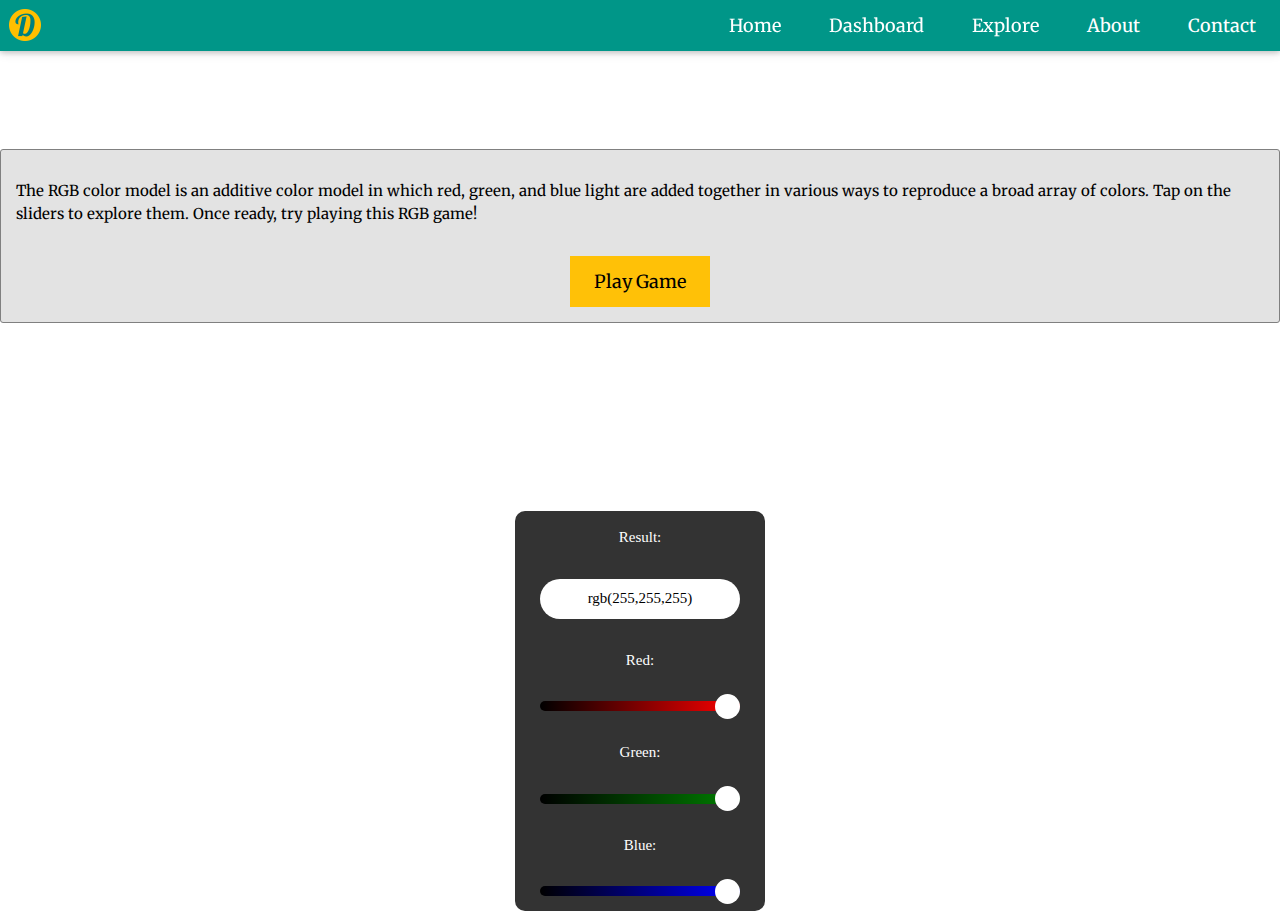
<file: rgb-game/index.html>
<!DOCTYPE html>
<html>

<head>
	<meta charset="utf-8">
	<title>Colours</title>
    <meta name="viewport" content="width=device-width, initial-scale=1">
    <link rel="stylesheet" href="https://www.w3schools.com/w3css/4/w3.css">
    <link rel="preconnect" href="https://fonts.gstatic.com">
    <link href="https://fonts.googleapis.com/css2?family=Merriweather:wght@300&family=Montserrat:wght@100&family=Sacramento&display=swap" rel="stylesheet">
    <link rel="stylesheet" href="https://cdnjs.cloudflare.com/ajax/libs/font-awesome/4.7.0/css/font-awesome.min.css">
    <link rel="stylesheet" href="../dashboard/css/style.css">
    <link rel="icon" href="../dashboard/img/favicon.ico">
    <link href="https://maxcdn.bootstrapcdn.com/bootstrap/3.3.6/css/bootstrap.min.css" rel="stylesheet" integrity="sha256-7s5uDGW3AHqw6xtJmNNtr+OBRJUlgkNJEo78P4b0yRw= sha512-nNo+yCHEyn0smMxSswnf/OnX6/KwJuZTlNZBjauKhTK0c+zT+q5JOCx0UFhXQ6rJR9jg6Es8gPuD2uZcYDLqSw==" crossorigin="anonymous">
	<link rel="stylesheet" type="text/css" href="style.css">
</head>

<body>
<!-- Navbar -->
<div class="w3-top">
    <div class="w3-bar w3-right-align w3-teal w3-card w3-large">
      <a href="../dashboard/home.html" class="icon"><img src="../dashboard/img/icon.png"/></a>
      
      <a href="../contact/contact.html" class="w3-bar-item w3-button w3-hide-small w3-padding-large w3-hover-amber" style="float:right">Contact</a>
      <a href="../about/about.html" class="w3-bar-item w3-button w3-hide-small w3-padding-large w3-hover-amber" style="float:right">About</a>
      <div class="w3-dropdown-hover" style="float:right">
        <button class=" w3-button w3-hide-small w3-padding-large w3-hover-amber">Explore</button>
        <div class="w3-dropdown-content w3-bar-block">
          <a href="../phonic-find/first.html" class="w3-bar-item w3-button w3-hover-amber">Phonics</a>
          <a href="../vowel-hangman/index.html" class="w3-bar-item w3-button w3-hover-amber">Vowels</a>
          <a href="../anagram-game/index.html" class="w3-bar-item w3-button w3-hover-amber">Word Formation</a>
          <a href="../speech/speech.html" class="w3-bar-item w3-button w3-hover-amber">Speech</a>
          <a href="../color-cube/first.html" class="w3-bar-item w3-button w3-hover-amber">Colours</a>
        </div>
      </div>
      <a href="../dashboard/dashboard.html" class="w3-bar-item w3-button w3-hide-small w3-padding-large w3-hover-amber" style="float:right">Dashboard</a>
      <a href="../dashboard/home.html" class="w3-bar-item w3-button w3-hide-small w3-padding-large w3-hover-amber" style="float:right">Home</a>
    </div>
  </div>
    <div class="intro-container">
        <div class="static col-md-8 col-md-offset-2">
            <div class="modal-body">
                <p>The RGB color model is an additive color model in which red, green, and blue light are added together in various ways to reproduce a broad array of colors.
                    Tap on the sliders to explore them. Once ready, try playing this RGB game!</p>
                <center><a href="game/index.html"><button class="w3-button w3-amber w3-padding-large w3-large w3-margin-top">Play Game</button></a></center>				
            </div>
        </div>
    </div>
	<div class="main">
		Result:<input type="text" id="box"
			style="color:black" value="rgb(255,255,255)">

		<!-- Range slider for red colour -->
		Red:<input type="range" id="red"
			value="255" min="0" max="255">

		<!-- Range slider for green colour -->
		Green:<input type="range" id="green"
			value="255" min="0" max="255">

		<!-- Range slider for blue colour -->
		Blue:<input type="range" id="blue"
			value="255" min="0" max="255">
	</div>
	<script src="script.js"></script>
</body>

</html>
</file>
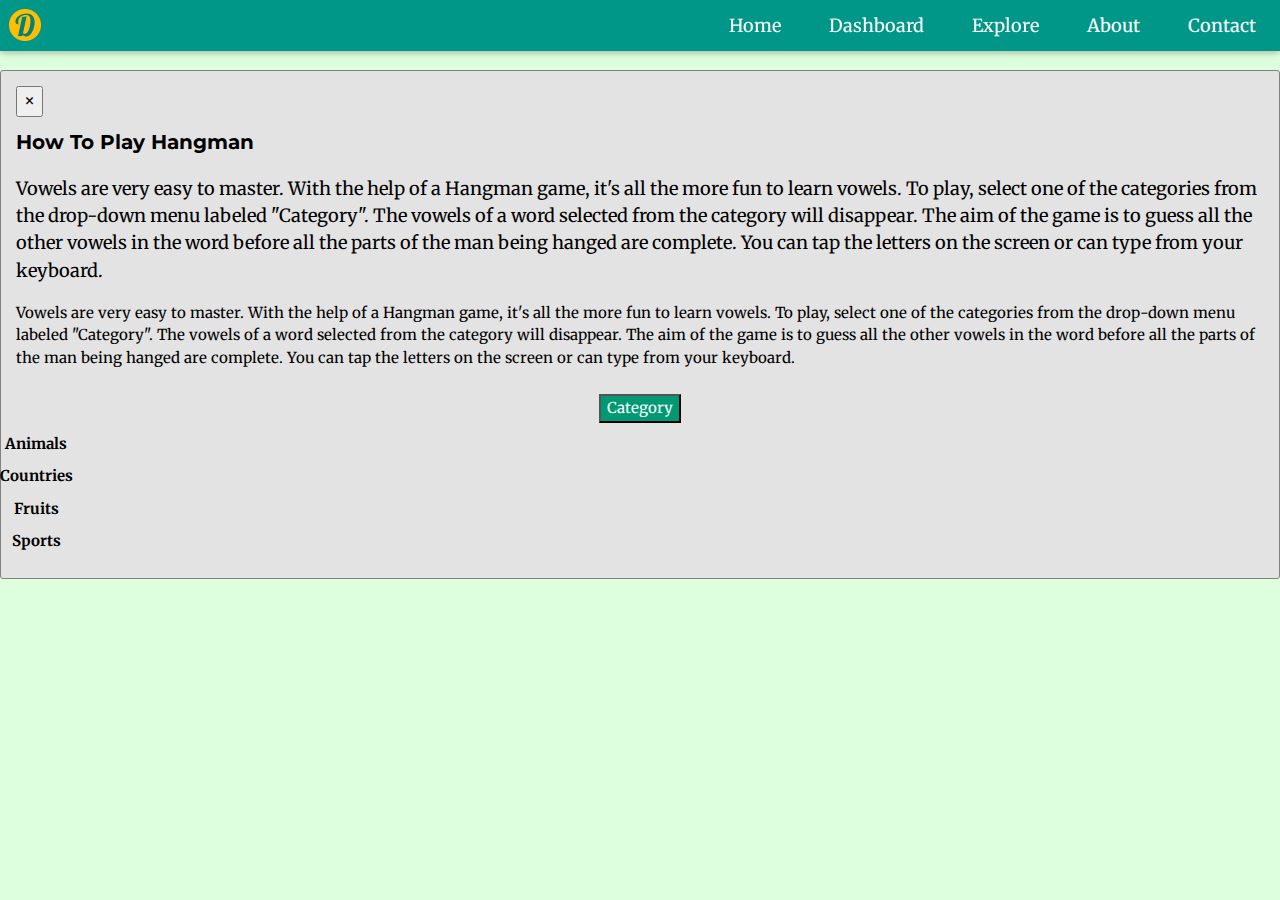
<file: vowel-hangman/index.html>
<!DOCTYPE html>
<html lang="en">

<head>
	<meta charset="UTF-8">
	<meta http-equiv="X-UA-Compatible" content="IE=edge">
	<meta name="viewport" content="width=device-width, initial-scale=1">
	<title>Vowel game</title>
	<link rel="stylesheet" href="https://www.w3schools.com/w3css/4/w3.css">
	<link rel="preconnect" href="https://fonts.gstatic.com">
	<link href="https://fonts.googleapis.com/css2?family=Merriweather:wght@300&family=Montserrat:wght@100&family=Sacramento&display=swap" rel="stylesheet">
	<link rel="stylesheet" href="https://cdnjs.cloudflare.com/ajax/libs/font-awesome/4.7.0/css/font-awesome.min.css">
	<link rel="stylesheet" href="../dashboard/css/style.css">
	<link href="https://maxcdn.bootstrapcdn.com/bootstrap/3.3.6/css/bootstrap.min.css" rel="stylesheet" integrity="sha256-7s5uDGW3AHqw6xtJmNNtr+OBRJUlgkNJEo78P4b0yRw= sha512-nNo+yCHEyn0smMxSswnf/OnX6/KwJuZTlNZBjauKhTK0c+zT+q5JOCx0UFhXQ6rJR9jg6Es8gPuD2uZcYDLqSw==" crossorigin="anonymous">
	<link href="css/style.css" rel="stylesheet">
	<link rel="icon" href="../dashboard/img/favicon.ico">
</head>

<body class="w3-pale-green">

<!-- Navbar -->
<div class="w3-top">
	<div class="w3-bar w3-right-align w3-teal w3-card w3-large">
	  <a href="../dashboard/home.html" class="icon"><img src="../dashboard/img/icon.png"/></a>
	  
  <a href="../contact/contact.html" class="w3-bar-item w3-button w3-hide-small w3-padding-large w3-hover-amber" style="float:right">Contact</a>
  <a href="../about/about.html" class="w3-bar-item w3-button w3-hide-small w3-padding-large w3-hover-amber" style="float:right">About</a>
  <div class="w3-dropdown-hover" style="float:right">
	<button class=" w3-button w3-hide-small w3-padding-large w3-hover-amber">Explore</button>
	<div class="w3-dropdown-content w3-bar-block">
        <a href="../phonic-find/first.html" class="w3-bar-item w3-button w3-hover-amber">Phonics</a>
        <a href="../vowel-hangman/index.html" class="w3-bar-item w3-button w3-hover-amber">Vowels</a>
        <a href="../anagram-game/index.html" class="w3-bar-item w3-button w3-hover-amber">Word Formation</a>
        <a href="../speech/speech.html" class="w3-bar-item w3-button w3-hover-amber">Speech</a>
        <a href="../color-cube/first.html" class="w3-bar-item w3-button w3-hover-amber">Colours</a>
	</div>
  </div>
  <a href="../dashboard/dashboard.html" class="w3-bar-item w3-button w3-hide-small w3-padding-large w3-hover-amber" style="float:right">Dashboard</a>
  <a href="../dashboard/home.html" class="w3-bar-item w3-button w3-hide-small w3-padding-large w3-hover-amber" style="float:right">Home</a>  
</div>
</div>

	<div class="container">
		<div class="static col-md-8 col-md-offset-2">
			<div class="modal fade" id="howToPlay" tabindex="-1" role="dialog" aria-labelledby="howToPlayLabel" aria-hidden="true">
				<div class="modal-dialog">
					<div class="modal-content">
						<div class="modal-header">
							<button type="button" class="close" data-dismiss="modal" aria-label="Close Hangman Information Dialogue"><span aria-hidden="true">&times;</span>
							</button>
							<h4 class="modal-title" id="howToPlayLabel">How To Play Hangman</h4>
						</div>
						<div class="modal-body">
							<p id="howToPlay">Vowels are very easy to master. With the help of a Hangman game, it's all the more fun to learn vowels. 
								To play, select one of the categories from the drop-down menu labeled "Category". 
								The vowels of a word selected from the category will disappear. The aim of the game is to guess all 
								the other vowels in the word before all the parts of the man being hanged are complete.
								You can tap the letters on the screen or can type from your keyboard.</p>						
							</div>
					</div>
				</div>
			</div>
			<p id="initialInfo">Vowels are very easy to master. With the help of a Hangman game, it's all the more fun to learn vowels. 
				To play, select one of the categories from the drop-down menu labeled "Category". 
				The vowels of a word selected from the category will disappear. The aim of the game is to guess all 
				the other vowels in the word before all the parts of the man being hanged are complete.
				You can tap the letters on the screen or can type from your keyboard.</p>
			<div class="clear"></div>
			<div class="dropdown" id="menu">
				<button href="#" data-toggle="dropdown" type="button" id="categoryDropdown" class="btn btn-default dropdown-toggle">Category <b class="caret"></b>
				</button>
				<ul class="dropdown-menu" role="menu" aria-labelledby="categoryDropdown">
					<li id="0" class="category" role="presentation">Animals</li>
					<li id="1" class="category" role="presentation">Countries</li>
					<li id="2" class="category" role="presentation">Fruits</li>
					<li id="3" class="category" role="presentation">Sports</li>
				</ul>
			</div>
		</div>
		<div class="clear"></div>
		<div id="game" class="col-md-10 col-md-offset-1">
			<h2 id="category"></h2>
			<div id="importantStatus">
				<p id="difficulty"></p>
				<p id="triesLeft"></p>
			</div>
			<h3 id="word"></h3>
			<div id="keyboard"></div>
			<canvas id="hangman" height="180">
			</canvas>
			<div id="status">
				<div class="alert alert-info center fade in">
					<a href="#" class="close" data-dismiss="alert" aria-label="close">&times;</a>
					<strong>Hint: </strong>You can use your physical keyboard or the alphabet provided to enter letters.
				</div>
			</div>
		</div>
	</div>
	<script src="https://ajax.googleapis.com/ajax/libs/jquery/2.1.3/jquery.min.js"></script>
	<script src="https://maxcdn.bootstrapcdn.com/bootstrap/3.3.6/js/bootstrap.min.js" integrity="sha256-KXn5puMvxCw+dAYznun+drMdG1IFl3agK0p/pqT9KAo= sha512-2e8qq0ETcfWRI4HJBzQiA3UoyFk6tbNyG+qSaIBZLyW9Xf3sWZHN/lxe9fTh1U45DpPf07yj94KsUHHWe4Yk1A==" crossorigin="anonymous"></script>
	<script src="js/script.js"></script>
	<noscript>
		Please enable JavaScript to run the game.
	</noscript>
</body>

</html>
</file>
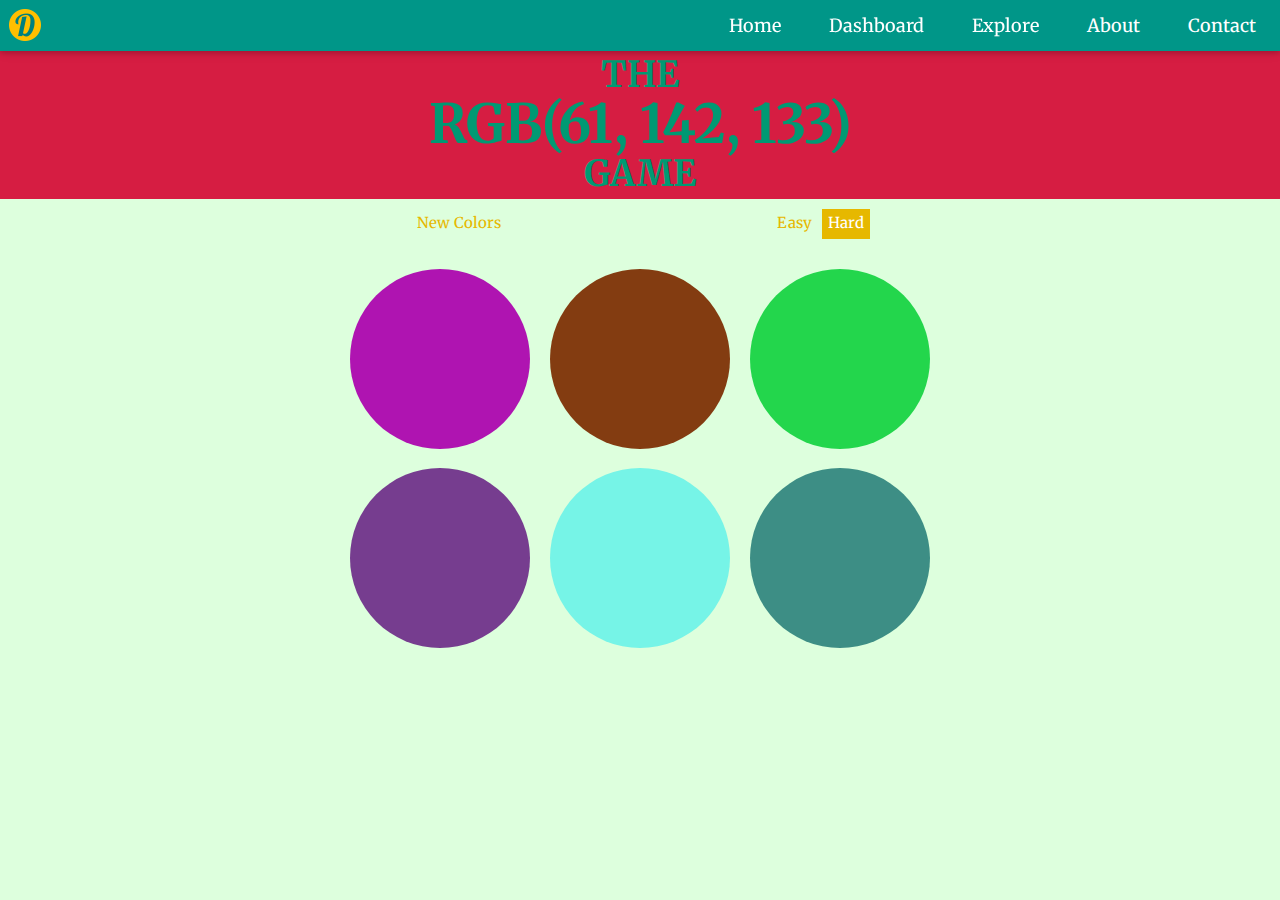
<file: rgb-game/game/index.html>
<!DOCTYPE html>
<html>
  <head>
    <meta charset="utf-8">
    <title>Colour Game</title>
    <link rel="stylesheet" href="colorGame.css">
    <link rel="stylesheet" href="https://www.w3schools.com/w3css/4/w3.css">
    <link rel="preconnect" href="https://fonts.gstatic.com">
    <link href="https://fonts.googleapis.com/css2?family=Merriweather:wght@300&family=Montserrat:wght@100&family=Sacramento&display=swap" rel="stylesheet">
    <link rel="stylesheet" href="https://cdnjs.cloudflare.com/ajax/libs/font-awesome/4.7.0/css/font-awesome.min.css">
    <link rel="stylesheet" href="../../dashboard/css/style.css">
    <link rel="icon" href="../../dashboard/img/favicon.ico">
    <link href="https://maxcdn.bootstrapcdn.com/bootstrap/3.3.6/css/bootstrap.min.css" rel="stylesheet" integrity="sha256-7s5uDGW3AHqw6xtJmNNtr+OBRJUlgkNJEo78P4b0yRw= sha512-nNo+yCHEyn0smMxSswnf/OnX6/KwJuZTlNZBjauKhTK0c+zT+q5JOCx0UFhXQ6rJR9jg6Es8gPuD2uZcYDLqSw==" crossorigin="anonymous">


    <!-- Google Analytics -->
    <script>
      (function(i,s,o,g,r,a,m){i['GoogleAnalyticsObject']=r;i[r]=i[r]||function(){
      (i[r].q=i[r].q||[]).push(arguments)},i[r].l=1*new Date();a=s.createElement(o),
      m=s.getElementsByTagName(o)[0];a.async=1;a.src=g;m.parentNode.insertBefore(a,m)
      })(window,document,'script','https://www.google-analytics.com/analytics.js','ga');
      ga('create', 'UA-103017455-1', 'auto');
      ga('send', 'pageview');
    </script>

  </head>
  <body class="w3-pale-green">
    <!-- Navbar -->
  <div class="w3-top">
    <div class="w3-bar w3-right-align w3-teal w3-card w3-large">
      <a href="../dashboard/home.html" class="icon"><img src="../../dashboard/img/icon.png"/></a>
      
      <a href="../../contact/contact.html" class="w3-bar-item w3-button w3-hide-small w3-padding-large w3-hover-amber" style="float:right">Contact</a>
      <a href="../../about/about.html" class="w3-bar-item w3-button w3-hide-small w3-padding-large w3-hover-amber" style="float:right">About</a>
      <div class="w3-dropdown-hover" style="float:right">
        <button class=" w3-button w3-hide-small w3-padding-large w3-hover-amber">Explore</button>
        <div class="w3-dropdown-content w3-bar-block">
          <a href="../../phonic-find/first.html" class="w3-bar-item w3-button w3-hover-amber">Phonics</a>
          <a href="../../vowel-hangman/index.html" class="w3-bar-item w3-button w3-hover-amber">Vowels</a>
          <a href="../../anagram-game/index.html" class="w3-bar-item w3-button w3-hover-amber">Word Formation</a>
          <a href="../../speech/speech.html" class="w3-bar-item w3-button w3-hover-amber">Speech</a>
          <a href="../../color-cube/first.html" class="w3-bar-item w3-button w3-hover-amber">Colours</a>
        </div>
      </div>
      <a href="../../dashboard/dashboard.html" class="w3-bar-item w3-button w3-hide-small w3-padding-large w3-hover-amber" style="float:right">Dashboard</a>
      <a href="../../dashboard/home.html" class="w3-bar-item w3-button w3-hide-small w3-padding-large w3-hover-amber" style="float:right">Home</a>
    </div>
  </div>
  <div class="container">
  <h1>The <span id="colorDisplay">RGB </span>Game</h1>

    <div id="stripe" class="w3-pale-green">
      <button id="reset">New Colors</button>
      <span id="message"></span>
      <button class="mode">Easy</button>
      <button class="mode selected">Hard</button>
    </div>

    <div id="container">
      <div class="square"></div>
      <div class="square"></div>
      <div class="square"></div>
      <div class="square"></div>
      <div class="square"></div>
      <div class="square"></div>
    </div>
  </div>
    <script type="text/javascript" src="colorGame.js"></script>
  </body>
</html>
</file>
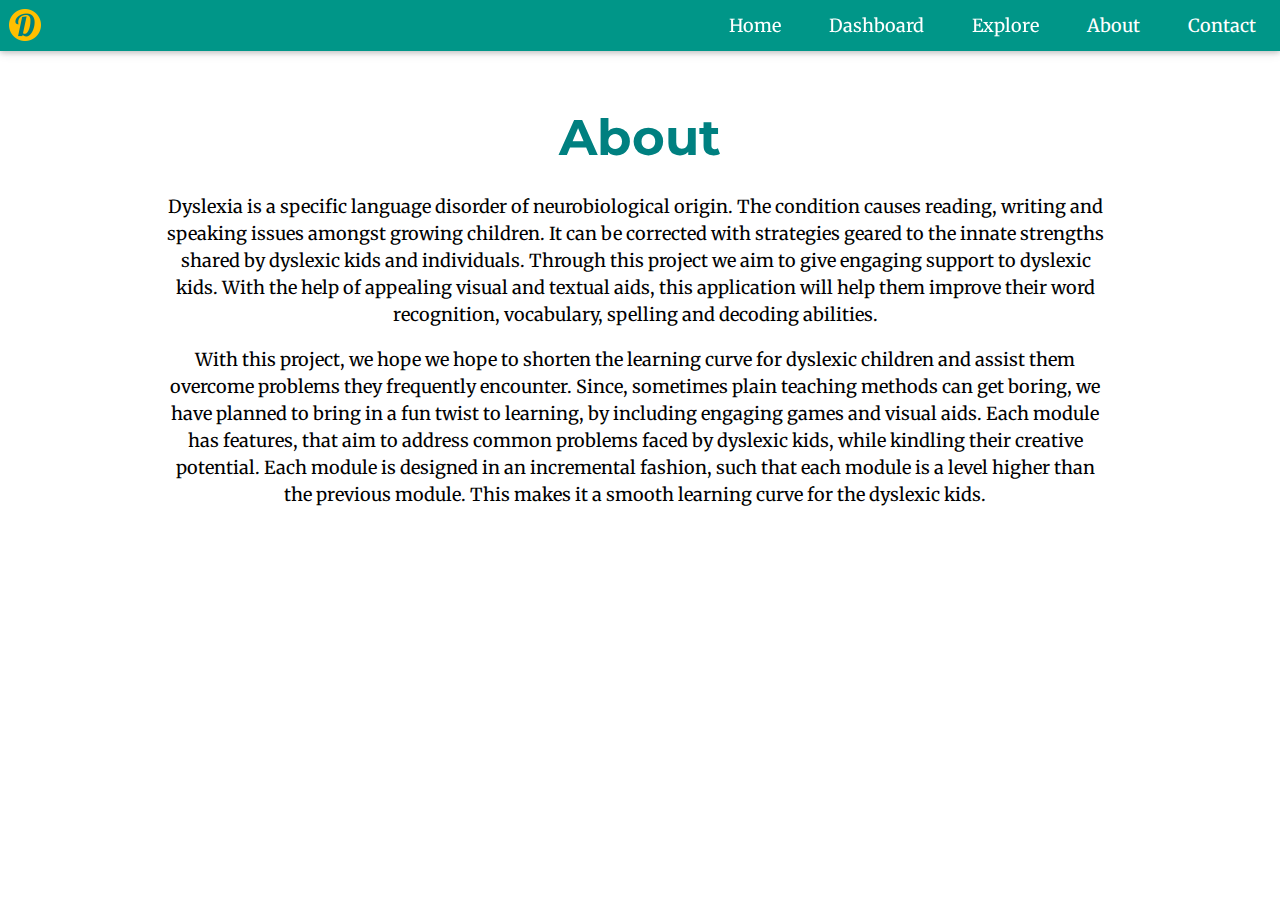
<file: about/about.html>
<!DOCTYPE html>
<html lang="en">
<head>
    <meta charset="UTF-8">
    <meta name="viewport" content="width=device-width, initial-scale=1.0">
    <title>About</title>
    <link rel="stylesheet" href="https://www.w3schools.com/w3css/4/w3.css">
    <link rel="preconnect" href="https://fonts.gstatic.com">
    <link href="https://fonts.googleapis.com/css2?family=Merriweather:wght@300&family=Montserrat:wght@100&family=Sacramento&display=swap" rel="stylesheet">
    <link rel="stylesheet" href="https://cdnjs.cloudflare.com/ajax/libs/font-awesome/4.7.0/css/font-awesome.min.css">
    <link rel="stylesheet" href="../dashboard/css/style.css">
    <link rel="icon" href="../dashboard/img/favicon.ico">
</head>
<body>
    <!-- Navbar -->
<div class="w3-top">
    <div class="w3-bar w3-right-align w3-teal w3-card w3-large">
      <a href="../dashboard/home.html" class="icon"><img src="../dashboard/img/icon.png"/></a>
      
      <a href="../contact/contact.html" class="w3-bar-item w3-button w3-hide-small w3-padding-large w3-hover-amber" style="float:right">Contact</a>
      <a href="../about/about.html" class="w3-bar-item w3-button w3-hide-small w3-padding-large w3-hover-amber" style="float:right">About</a>
      <div class="w3-dropdown-hover" style="float:right">
        <button class=" w3-button w3-hide-small w3-padding-large w3-hover-amber">Explore</button>
        <div class="w3-dropdown-content w3-bar-block">
          <a href="../phonic-find/first.html" class="w3-bar-item w3-button w3-hover-amber">Phonics</a>
          <a href="../vowel-hangman/index.html" class="w3-bar-item w3-button w3-hover-amber">Vowels</a>
          <a href="../anagram-game/index.html" class="w3-bar-item w3-button w3-hover-amber">Word Formation</a>
          <a href="../speech/speech.html" class="w3-bar-item w3-button w3-hover-amber">Speech</a>
          <a href="../color-cube/first.html" class="w3-bar-item w3-button w3-hover-amber">Colours</a>
        </div>
      </div>
      <a href="../dashboard/dashboard.html" class="w3-bar-item w3-button w3-hide-small w3-padding-large w3-hover-amber" style="float:right">Dashboard</a>
      <a href="../dashboard/home.html" class="w3-bar-item w3-button w3-hide-small w3-padding-large w3-hover-amber" style="float:right">Home</a>  
    </div>
  </div>

 <!-- About -->
 <div class = "about">
    <h2 class="h2-about">About</h2>
    <p class="para1">Dyslexia is a specific language disorder of neurobiological origin. The condition causes reading, writing and speaking issues amongst growing children.
It can be corrected with strategies geared to the innate strengths shared by dyslexic kids and individuals.
Through this project we aim to give engaging support to dyslexic kids. 
With the help of appealing visual and textual aids, this application will help them improve their word recognition, vocabulary, spelling and decoding abilities.</p>
  <p class="para2">
    With this project, we hope we hope to shorten the learning curve for dyslexic children and assist them overcome problems they frequently encounter.
Since, sometimes plain teaching methods can get boring, we have planned to bring in a fun twist to learning, by including engaging games and visual aids.
Each module has features, that aim to address common problems faced by dyslexic kids, while kindling their creative potential.
Each module is designed in an incremental fashion, such that each module is a level higher than the previous module. This makes it a smooth learning curve for the dyslexic kids.
  </p>
 </div>
    
</body>
</html>
</file>
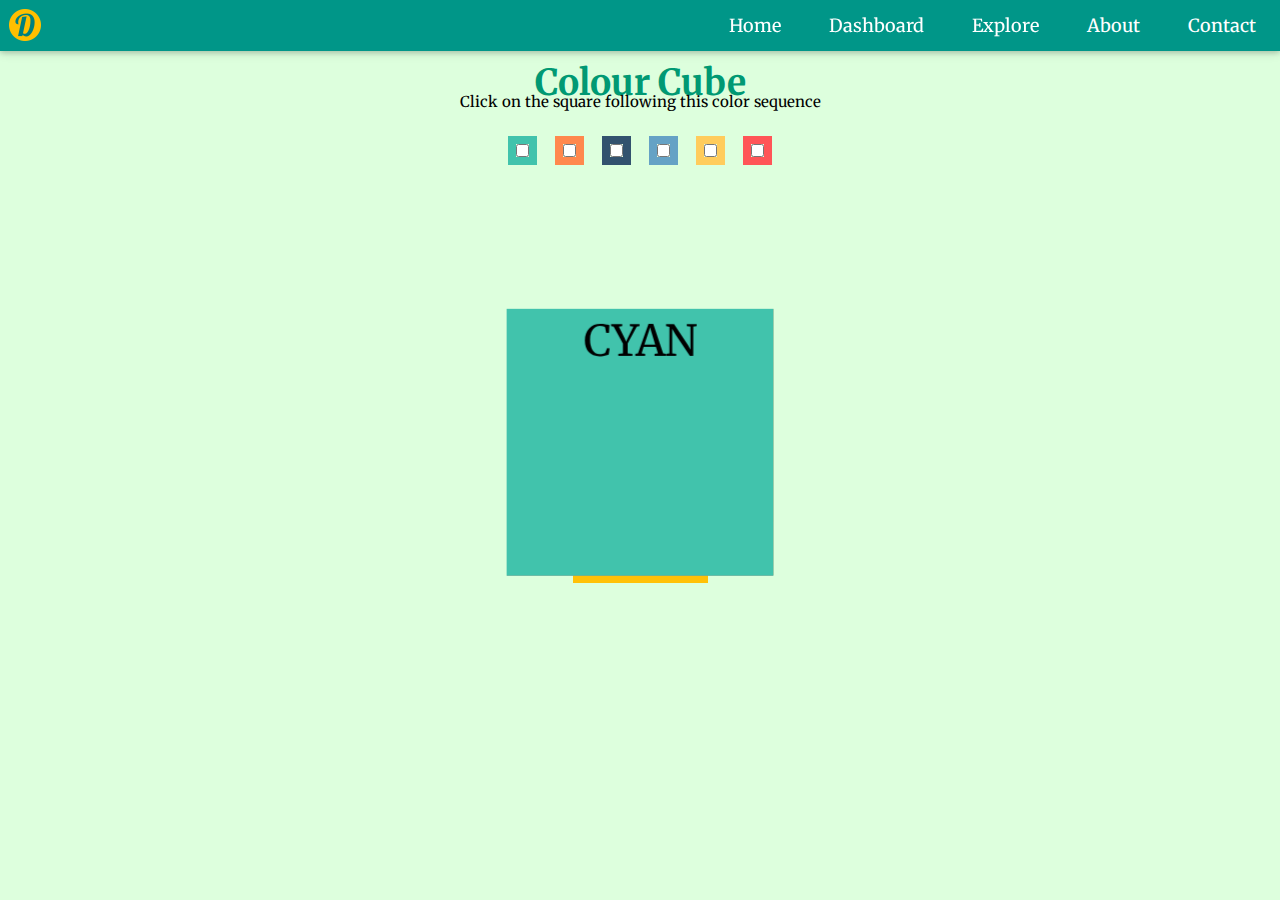
<file: color-cube/cube.html>
<!DOCTYPE html>
<html lang="en">
<title>Colour Cube</title>
<meta charset="UTF-8">
<meta name="viewport" content="width=device-width, initial-scale=1">
<link rel="stylesheet" href="https://www.w3schools.com/w3css/4/w3.css">
<link rel="preconnect" href="https://fonts.gstatic.com">
<link href="https://fonts.googleapis.com/css2?family=Merriweather:wght@300&family=Montserrat:wght@100&family=Sacramento&display=swap" rel="stylesheet">
<link rel="stylesheet" href="https://cdnjs.cloudflare.com/ajax/libs/font-awesome/4.7.0/css/font-awesome.min.css">
<link rel="stylesheet" href="../dashboard/css/style.css">
<link rel="stylesheet" href="css/cube-style.css">
<link rel="icon" href="../dashboard/img/favicon.ico">
<body class="w3-pale-green">

<!-- Navbar -->
<div class="w3-top">
  <div class="w3-bar w3-right-align w3-teal w3-card w3-large">
    <a href="../dashboard/home.html" class="icon"><img src="../dashboard/img/icon.png"/></a>
    
    <a href="../contact/contact.html" class="w3-bar-item w3-button w3-hide-small w3-padding-large w3-hover-amber" style="float:right">Contact</a>
    <a href="../about/about.html" class="w3-bar-item w3-button w3-hide-small w3-padding-large w3-hover-amber" style="float:right">About</a>
    <div class="w3-dropdown-hover" style="float:right">
      <button class=" w3-button w3-hide-small w3-padding-large w3-hover-amber">Explore</button>
      <div class="w3-dropdown-content w3-bar-block">
        <a href="../phonic-find/first.html" class="w3-bar-item w3-button w3-hover-amber">Phonics</a>
        <a href="../vowel-hangman/index.html" class="w3-bar-item w3-button w3-hover-amber">Vowels</a>
        <a href="../anagram-game/index.html" class="w3-bar-item w3-button w3-hover-amber">Word Formation</a>
        <a href="../speech/speech.html" class="w3-bar-item w3-button w3-hover-amber">Speech</a>
        <a href="../color-cube/first.html" class="w3-bar-item w3-button w3-hover-amber">Colours</a>
      </div>
    </div>
    <a href="../dashboard/dashboard.html" class="w3-bar-item w3-button w3-hide-small w3-padding-large w3-hover-amber" style="float:right">Dashboard</a>
    <a href="../dashboard/home.html" class="w3-bar-item w3-button w3-hide-small w3-padding-large w3-hover-amber" style="float:right">Home</a>
  </div>
</div>

<header class="w3-center">
    <h1 class="w3-margin">Colour Cube</h1>
  </header>

<div class="center">
    <p>Click on the square following this color sequence</p>
    <input id="side1" type="checkbox" />
    <input id="side2" type="checkbox" />
    <input id="side3" type="checkbox" />
    <input id="side4" type="checkbox" />
    <input id="side5" type="checkbox" />
    <input id="side6" type="checkbox" />
    <div class="resultado"></div>
</div>
  <div class="container">
    <div class="cube">
      <label for="side1" class="side side1">CYAN</label>
      <label for="side2" class="side side2">ORANGE</label>
      <label for="side3" class="side side3">NAVY BLUE</label>
      <label for="side4" class="side side4">POWDER BLUE</label>
      <label for="side5" class="side side5">YELLOW</label>
      <label for="side6" class="side side6">RED</label>
    </div>
  </div>
  <a href="cube.html"><button class="w3-button w3-amber w3-padding-large w3-large" style="margin-top: 70px;">Try Again</button></a>
</body>
</html>
</file>
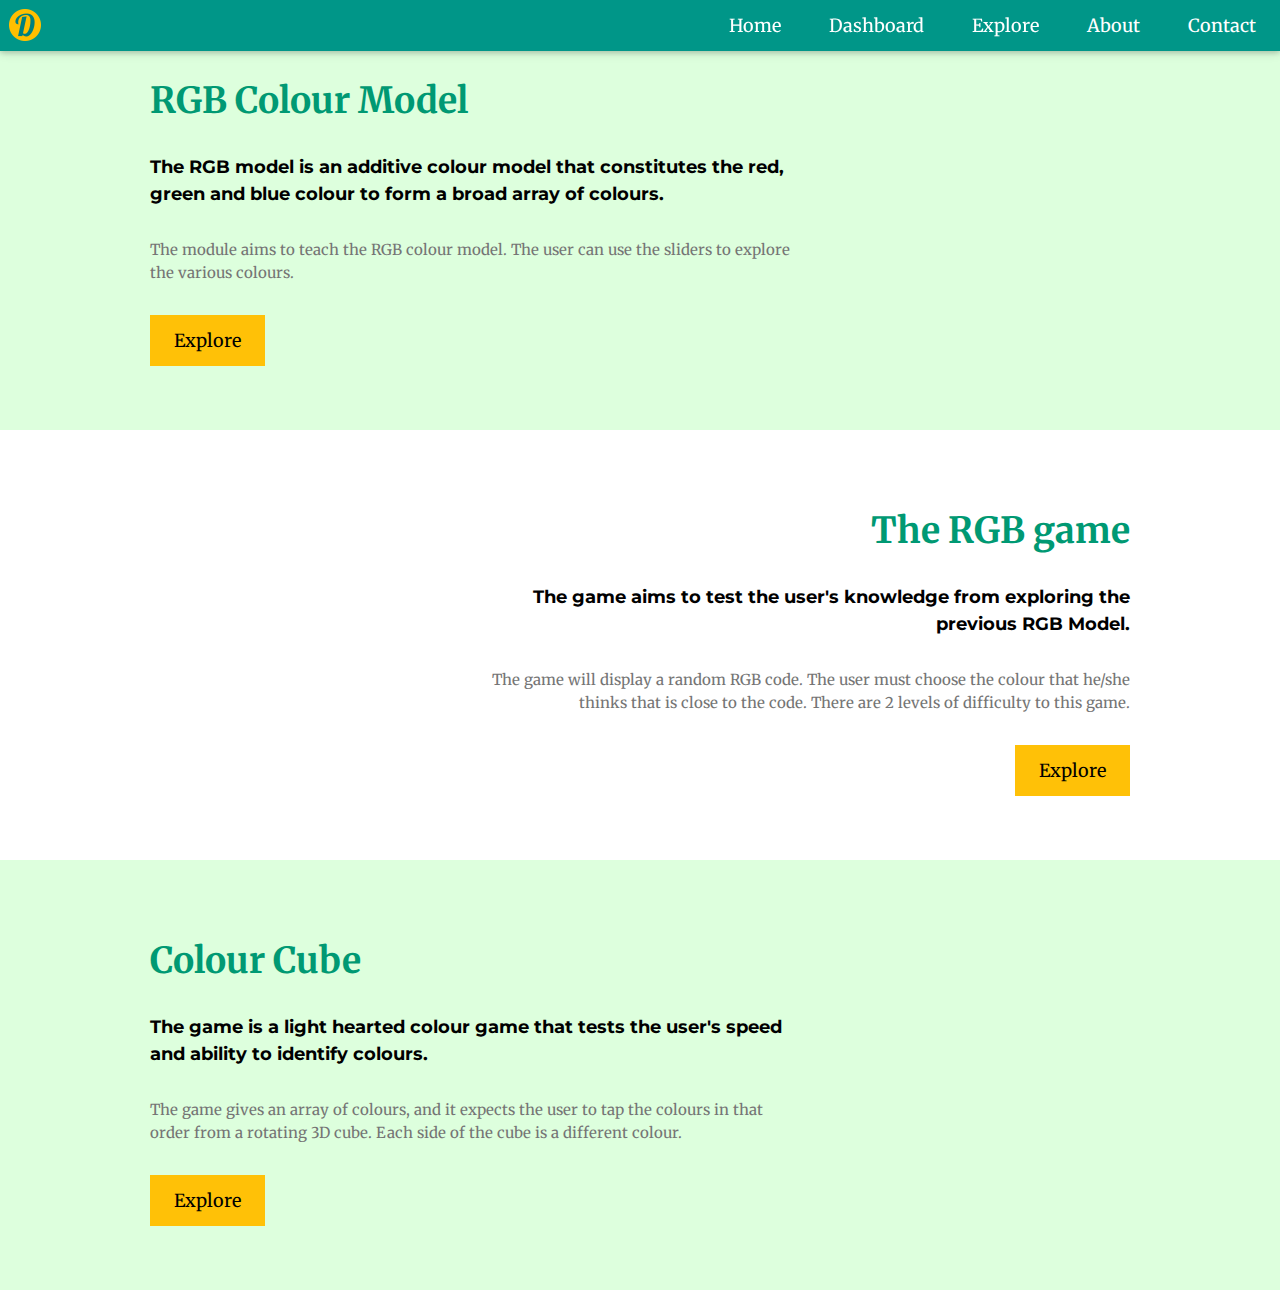
<file: color-cube/first.html>
<!DOCTYPE html>
<html lang="en">
<title>Colour Module</title>
<meta charset="UTF-8">
<meta name="viewport" content="width=device-width, initial-scale=1">
<link rel="stylesheet" href="https://www.w3schools.com/w3css/4/w3.css">
<link rel="preconnect" href="https://fonts.gstatic.com">
<link href="https://fonts.googleapis.com/css2?family=Merriweather:wght@300&family=Montserrat:wght@100&family=Sacramento&display=swap" rel="stylesheet">
<link rel="stylesheet" href="https://cdnjs.cloudflare.com/ajax/libs/font-awesome/4.7.0/css/font-awesome.min.css">
<link rel="stylesheet" href="../dashboard/css/style.css">
<link rel="icon" href="../dashboard/img/favicon.ico">
<body>

<!-- Navbar -->
<div class="w3-top">
  <div class="w3-bar w3-right-align w3-teal w3-card w3-large">
    <a href="../dashboard/home.html" class="icon"><img src="../dashboard/img/icon.png"/></a>
    
    <a href="../contact/contact.html" class="w3-bar-item w3-button w3-hide-small w3-padding-large w3-hover-amber" style="float:right">Contact</a>
    <a href="../about/about.html" class="w3-bar-item w3-button w3-hide-small w3-padding-large w3-hover-amber" style="float:right">About</a>
    <div class="w3-dropdown-hover" style="float:right">
      <button class=" w3-button w3-hide-small w3-padding-large w3-hover-amber">Explore</button>
      <div class="w3-dropdown-content w3-bar-block">
        <a href="../phonic-find/first.html" class="w3-bar-item w3-button w3-hover-amber">Phonics</a>
        <a href="../vowel-hangman/index.html" class="w3-bar-item w3-button w3-hover-amber">Vowels</a>
        <a href="../anagram-game/index.html" class="w3-bar-item w3-button w3-hover-amber">Word Formation</a>
        <a href="../speech/speech.html" class="w3-bar-item w3-button w3-hover-amber">Speech</a>
        <a href="../color-cube/first.html" class="w3-bar-item w3-button w3-hover-amber">Colours</a>
      </div>
    </div>
    <a href="../dashboard/dashboard.html" class="w3-bar-item w3-button w3-hide-small w3-padding-large w3-hover-amber" style="float:right">Dashboard</a>
    <a href="../dashboard/home.html" class="w3-bar-item w3-button w3-hide-small w3-padding-large w3-hover-amber" style="float:right">Home</a>  
  </div>
</div>

<!-- First Grid -->
<div class="w3-row-padding w3-pale-green w3-padding-64 w3-container">
    <div class="w3-content">
      <div class="w3-twothird">
        <h1>RGB Colour Model</h1>
        <h5 class="w3-padding-16">The RGB model is an additive colour model that constitutes the red, green and blue colour to form a broad array of colours.</h5>
        <p class="w3-text-grey">The module aims to teach the RGB colour model. The user can use the sliders to explore the various colours.</p>
        <a href="../rgb-game/index.html"><button class="w3-button w3-amber w3-padding-large w3-large w3-margin-top">Explore</button></a>
    </div>
      
      <div class="w3-third w3-center">
        <!-- <img class="picture1" src=""/> -->
      </div>
    </div>
  </div>
  
  <!-- Second Grid -->
  <div class="w3-row-padding w3-white w3-padding-64 w3-container">
    <div class="w3-content">
      <div class="w3-third w3-center">
        <!--<img class="picture2" src=""/>-->
      </div>
  
      <div class="w3-twothird" style="float:right">
        <h1 style="text-align: right">The RGB game</h1>
        <h5 class="w3-padding-16" style="text-align: right">The game aims to test the user's knowledge from exploring the previous RGB Model.</h5>
        <p class="w3-text-grey" style="text-align: right">The game will display a random RGB code. The user must choose the colour that he/she thinks that is close to the code. There are 2 levels of difficulty to this game.</p>
        <a href="../rgb-game/game/index.html"><button class="w3-button w3-amber w3-padding-large w3-large w3-margin-top" style="float:right">Explore</button></a>
    </div>
  </div>
</div>

  <!-- Third Grid -->
  <div class="w3-row-padding w3-pale-green w3-padding-64 w3-container">
    <div class="w3-content">
      <div class="w3-twothird">
        <h1>Colour Cube</h1>
        <h5 class="w3-padding-16">The game is a light hearted colour game that tests the user's speed and ability to identify colours.</h5>
        <p class="w3-text-grey">The game gives an array of colours, and it expects the user to tap the colours in that order from a rotating 3D cube. Each side of the cube is a different colour.</p>
        <a href="cube.html"><button class="w3-button w3-amber w3-padding-large w3-large w3-margin-top">Explore</button></a>
    </div>
</body>
</html>
</file>
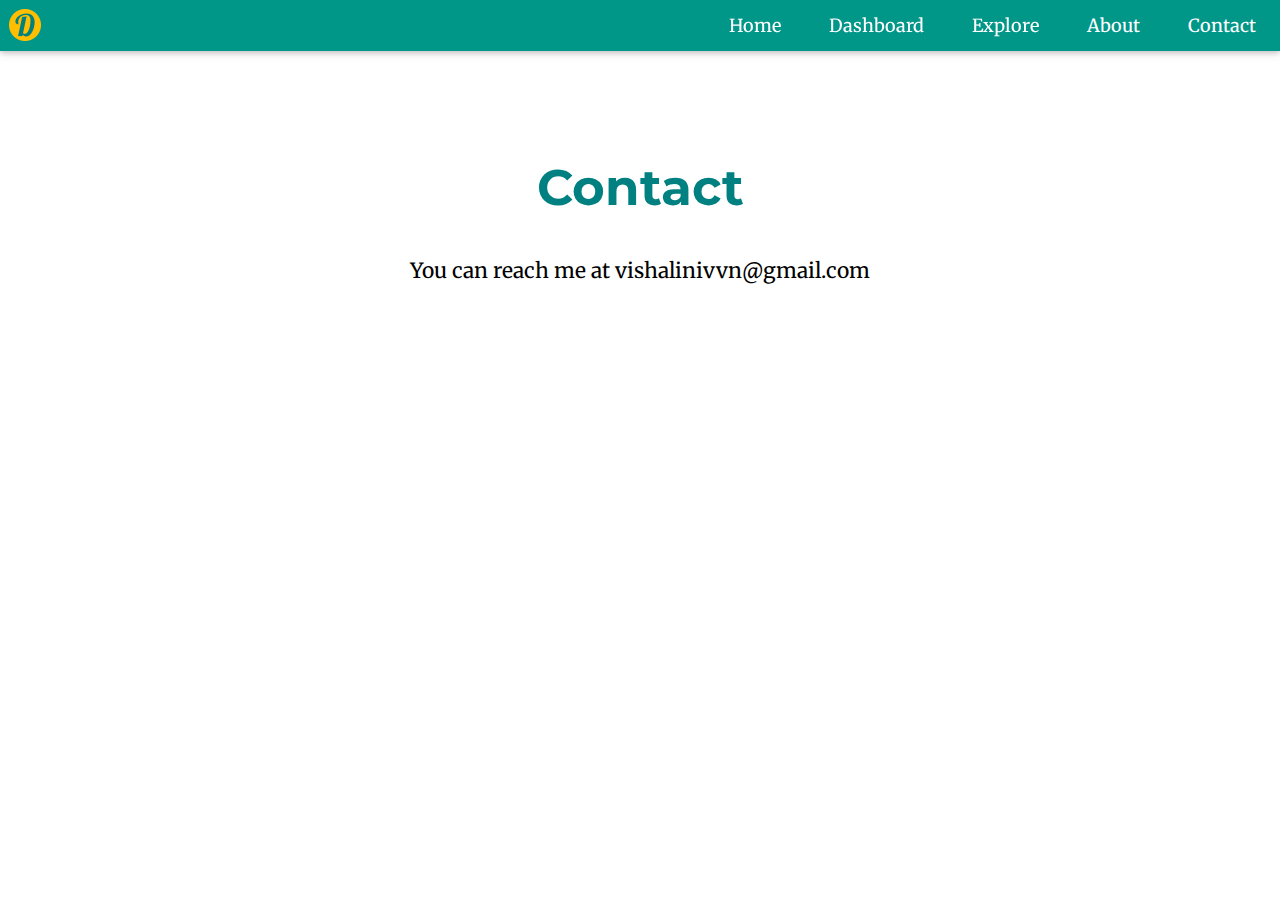
<file: contact/contact.html>
<!DOCTYPE html>
<html lang="en">
<head>
    <meta charset="UTF-8">
    <meta name="viewport" content="width=device-width, initial-scale=1.0">
    <title>Contact</title>
    <link rel="stylesheet" href="https://www.w3schools.com/w3css/4/w3.css">
    <link rel="preconnect" href="https://fonts.gstatic.com">
    <link href="https://fonts.googleapis.com/css2?family=Merriweather:wght@300&family=Montserrat:wght@100&family=Sacramento&display=swap" rel="stylesheet">
    <link rel="stylesheet" href="https://cdnjs.cloudflare.com/ajax/libs/font-awesome/4.7.0/css/font-awesome.min.css">
    <link rel="stylesheet" href="../dashboard/css/style.css">
    <link rel="icon" href="../dashboard/img/favicon.ico">
</head>
<body>
      <!-- Navbar -->
<div class="w3-top">
    <div class="w3-bar w3-right-align w3-teal w3-card w3-large">
      <a href="../dashboard/home.html" class="icon"><img src="../dashboard/img/icon.png"/></a>
      
      <a href="../contact/contact.html" class="w3-bar-item w3-button w3-hide-small w3-padding-large w3-hover-amber" style="float:right">Contact</a>
      <a href="../about/about.html" class="w3-bar-item w3-button w3-hide-small w3-padding-large w3-hover-amber" style="float:right">About</a>
      <div class="w3-dropdown-hover" style="float:right">
        <button class=" w3-button w3-hide-small w3-padding-large w3-hover-amber">Explore</button>
        <div class="w3-dropdown-content w3-bar-block">
          <a href="../phonic-find/first.html" class="w3-bar-item w3-button w3-hover-amber">Phonics</a>
          <a href="../vowel-hangman/index.html" class="w3-bar-item w3-button w3-hover-amber">Vowels</a>
          <a href="../anagram-game/index.html" class="w3-bar-item w3-button w3-hover-amber">Word Formation</a>
          <a href="../speech/speech.html" class="w3-bar-item w3-button w3-hover-amber">Speech</a>
          <a href="../color-cube/first.html" class="w3-bar-item w3-button w3-hover-amber">Colours</a>
        </div>
      </div>
      <a href="../dashboard/dashboard.html" class="w3-bar-item w3-button w3-hide-small w3-padding-large w3-hover-amber" style="float:right">Dashboard</a>
      <a href="../dashboard/home.html" class="w3-bar-item w3-button w3-hide-small w3-padding-large w3-hover-amber" style="float:right">Home</a>  
    </div>
  </div>

   <!--Contact  -->
   <div class = "contact">
    <h2 class="h2-contact">Contact</h2>
    <p class="contact-mail">You can reach me at vishalinivvn@gmail.com</p>
  </p>
 </div>
  
</body>
</html>
</file>
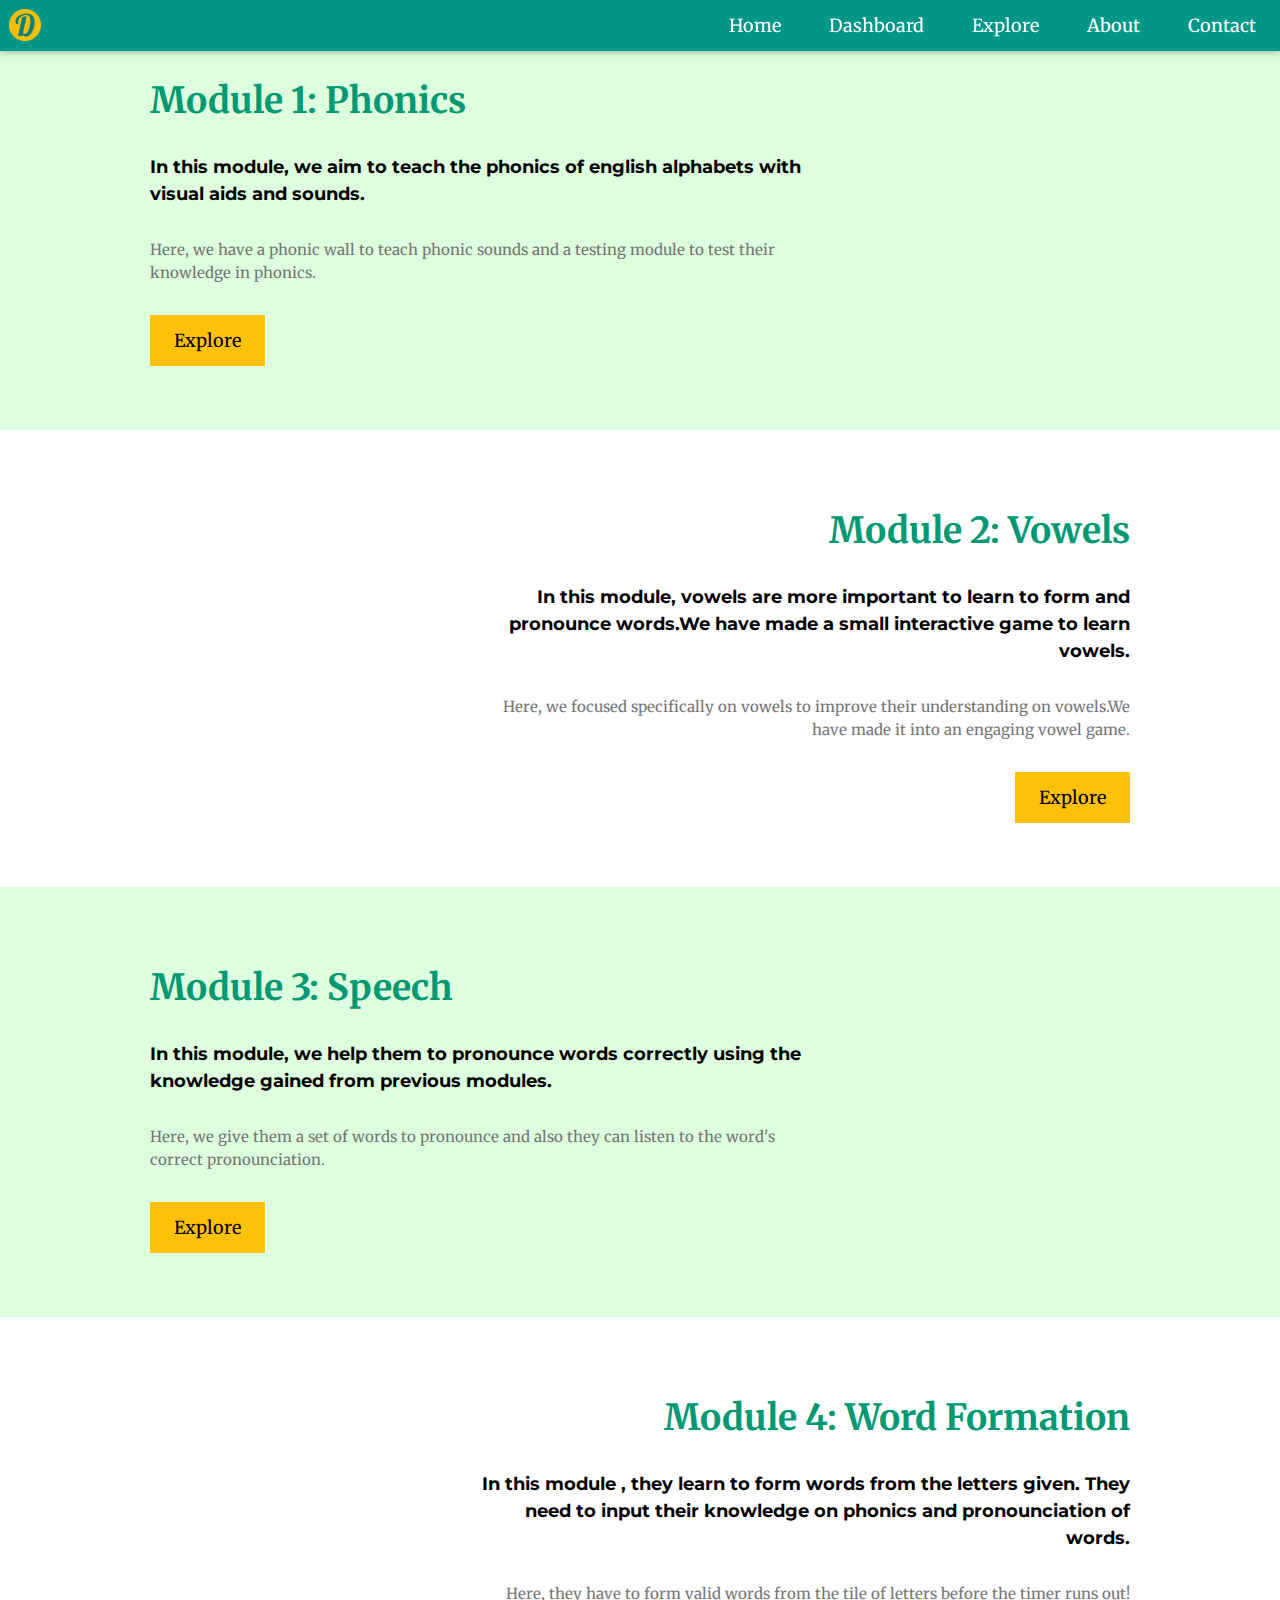
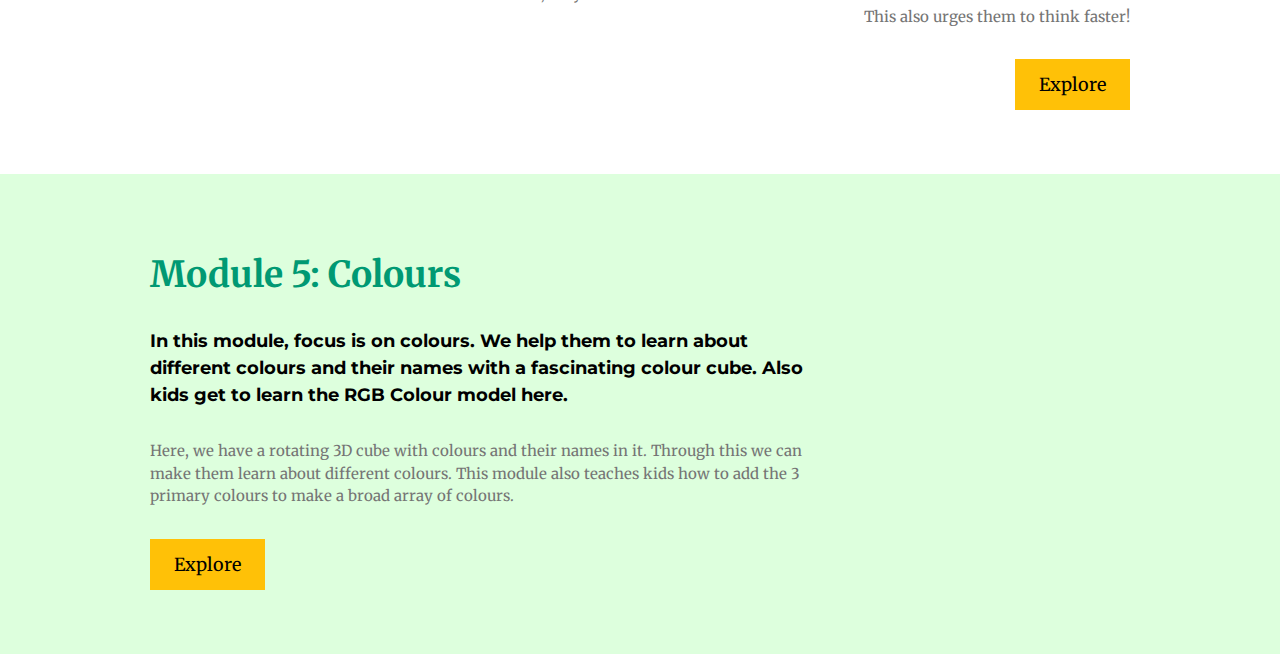
<file: dashboard/dashboard.html>
<!DOCTYPE html>
<html lang="en">
<title>Dashboard</title>
<meta charset="UTF-8">
<meta name="viewport" content="width=device-width, initial-scale=1">
<link rel="stylesheet" href="https://www.w3schools.com/w3css/4/w3.css">
<link rel="preconnect" href="https://fonts.gstatic.com">
<link href="https://fonts.googleapis.com/css2?family=Merriweather:wght@300&family=Montserrat:wght@100&family=Sacramento&display=swap" rel="stylesheet">
<link rel="stylesheet" href="https://cdnjs.cloudflare.com/ajax/libs/font-awesome/4.7.0/css/font-awesome.min.css">
<link rel="stylesheet" href="css/style.css">
<link rel="icon" href="img/favicon.ico">
<body>

<!-- Navbar -->
<div class="w3-top">
  <div class="w3-bar w3-right-align w3-teal w3-card w3-large">
    <a href="home.html" class="icon"><img src="img/icon.png"/></a>
    
    <a href="../contact/contact.html" class="w3-bar-item w3-button w3-hide-small w3-padding-large w3-hover-amber" style="float:right">Contact</a>
    <a href="../about/about.html" class="w3-bar-item w3-button w3-hide-small w3-padding-large w3-hover-amber" style="float:right">About</a>
    <div class="w3-dropdown-hover" style="float:right">
      <button class=" w3-button w3-hide-small w3-padding-large w3-hover-amber">Explore</button>
      <div class="w3-dropdown-content w3-bar-block">
        <a href="../phonic-find/first.html" class="w3-bar-item w3-button w3-hover-amber">Phonics</a>
        <a href="../vowel-hangman/index.html" class="w3-bar-item w3-button w3-hover-amber">Vowels</a>
        <a href="../anagram-game/index.html" class="w3-bar-item w3-button w3-hover-amber">Word Formation</a>
        <a href="../speech/speech.html" class="w3-bar-item w3-button w3-hover-amber">Speech</a>
        <a href="../color-cube/first.html" class="w3-bar-item w3-button w3-hover-amber">Colours</a>
      </div>
    </div>
    <a href="dashboard.html" class="w3-bar-item w3-button w3-hide-small w3-padding-large w3-hover-amber" style="float:right">Dashboard</a>
    <a href="home.html" class="w3-bar-item w3-button w3-hide-small w3-padding-large w3-hover-amber" style="float:right">Home</a>  
  </div>
</div>

<!-- First Grid -->
<div class="w3-row-padding w3-pale-green w3-padding-64 w3-container">
    <div class="w3-content">
      <div class="w3-twothird">
        <h1>Module 1: Phonics</h1>
        <h5 class="w3-padding-16">In this module, we aim to teach  the phonics of english alphabets with visual aids and sounds.</h5>
        <p class="w3-text-grey">Here, we have a phonic wall to teach phonic sounds and a testing module to test their knowledge in phonics.</p>
        <a href="../phonic-find/first.html"><button class="w3-button w3-amber w3-padding-large w3-large w3-margin-top">Explore</button></a>
    </div>
      
      <div class="w3-third w3-center">
        <!-- <img class="picture1" src=""/> -->
      </div>
    </div>
  </div>
  
  <!-- Second Grid -->
  <div class="w3-row-padding w3-white w3-padding-64 w3-container">
    <div class="w3-content">
      <div class="w3-third w3-center">
        <!--<img class="picture2" src=""/>-->
      </div>
  
      <div class="w3-twothird" style="float:right">
        <h1 style="text-align: right">Module 2: Vowels</h1>
        <h5 class="w3-padding-16" style="text-align: right">In this module, vowels are more important to learn to form and pronounce words.We have made  a small interactive game to learn vowels.</h5>
        <p class="w3-text-grey" style="text-align: right"> Here, we focused specifically  on vowels to improve their understanding on vowels.We have made it into an engaging  vowel game.</p>
        <a href="../vowel-hangman/index.html"><button class="w3-button w3-amber w3-padding-large w3-large w3-margin-top" style="float:right">Explore</button></a>
    </div>
  </div>
</div>

  <!-- Third Grid -->
<div class="w3-row-padding w3-pale-green w3-padding-64 w3-container">
  <div class="w3-content">
    <div class="w3-twothird">
      <h1>Module 3: Speech</h1>
      <h5 class="w3-padding-16">In this module, we help them to pronounce words correctly using  the  knowledge gained  from previous modules.</h5>
      <p class="w3-text-grey">Here, we give them a set of words to pronounce and also they can listen to the word's correct pronounciation.</p>
      <a href="../speech/speech.html"><button class="w3-button w3-amber w3-padding-large w3-large w3-margin-top">Explore</button></a>
  </div>
    
    <div class="w3-third w3-center">
      <!-- <img class="picture1" src=""/> -->
    </div>
  </div>
</div>

<!-- Fourth Grid -->
<div class="w3-row-padding w3-white w3-padding-64 w3-container">
  <div class="w3-content">
    <div class="w3-third w3-center">
      <!--<img class="picture2" src=""/>-->
    </div>

    <div class="w3-twothird" style="float:right">
      <h1 style="text-align: right">Module 4: Word Formation</h1>
      <h5 class="w3-padding-16" style="text-align: right">In this module , they learn to form  words from the letters given. They need to input their knowledge on phonics and pronounciation of words. </h5>
      <p class="w3-text-grey" style="text-align: right">Here, they have to  form  valid words from the tile of letters before the timer runs out! This also urges them to think faster!</p>
      <a href="../anagram-game/index.html"><button class="w3-button w3-amber w3-padding-large w3-large w3-margin-top" style="float:right">Explore</button></a>
    </div>
  </div>
</div>

  <!-- Fifth Grid -->
  <div class="w3-row-padding w3-pale-green w3-padding-64 w3-container">
    <div class="w3-content">
      <div class="w3-twothird">
        <h1>Module 5: Colours</h1>
        <h5 class="w3-padding-16">In this module, focus is on colours. We help them to learn about different colours and their names with  a fascinating colour cube. Also kids get to learn the RGB Colour model here.</h5>
        <p class="w3-text-grey">Here, we have a  rotating 3D cube with colours and their names in it. Through this we can make them learn about different colours. This module also teaches kids how to add the 3 primary colours to make a broad array of colours.</p>
        <a href="../color-cube/first.html"><button class="w3-button w3-amber w3-padding-large w3-large w3-margin-top">Explore</button></a>
    </div>
      
      <div class="w3-third w3-center">
        <!-- <img class="picture1" src=""/> -->
      </div>
    </div>
  </div>
</body>
</html>
</file>
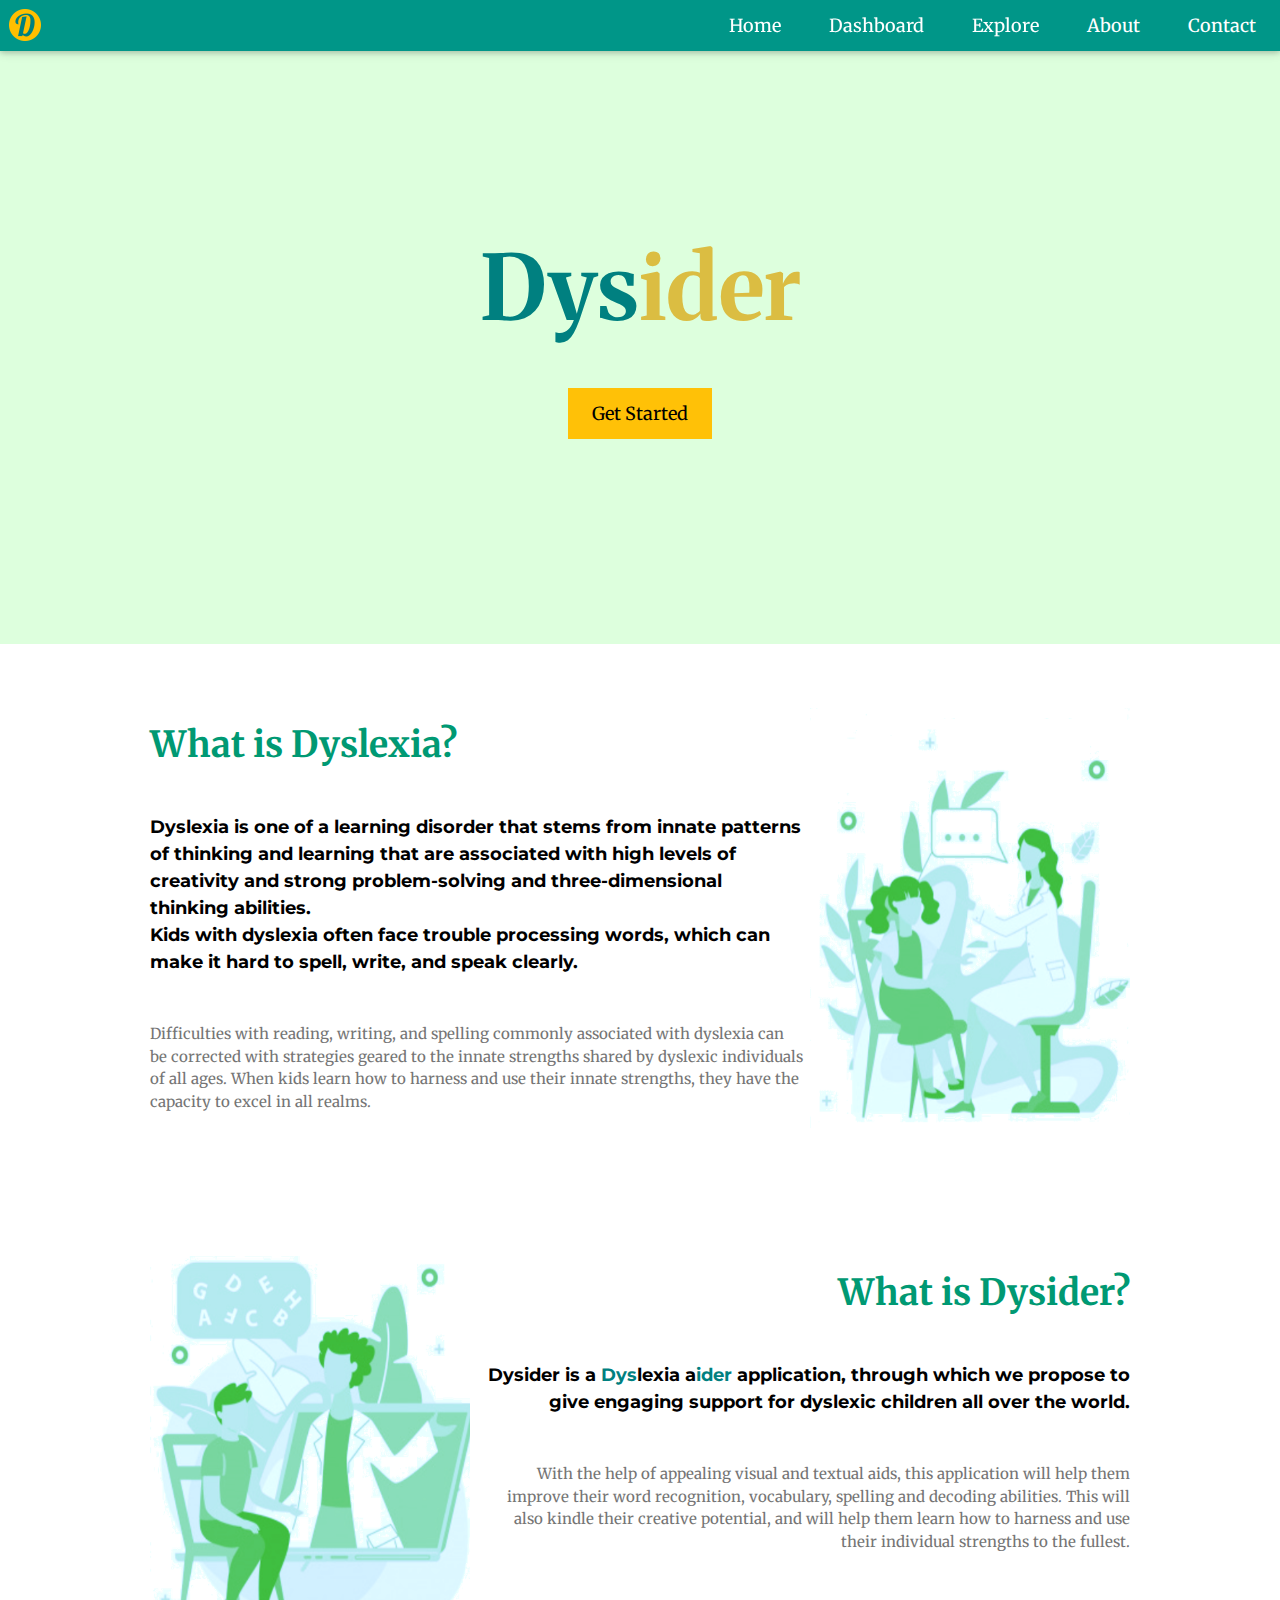
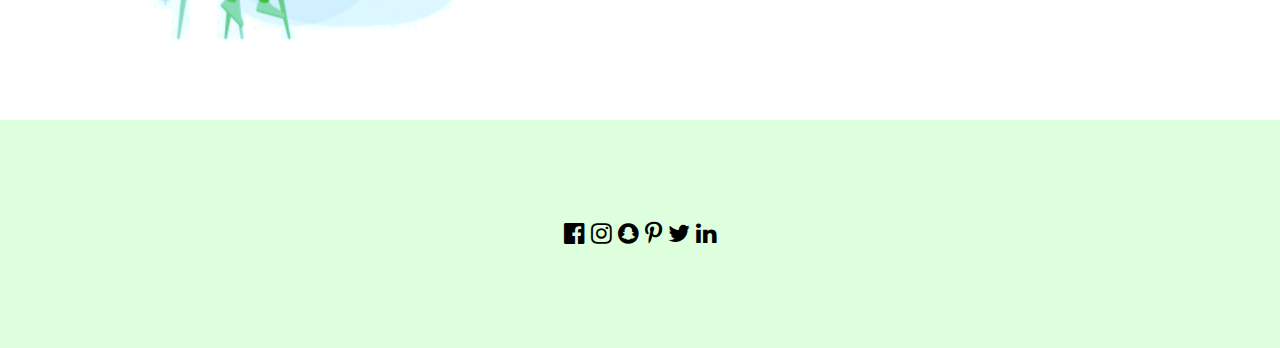
<file: dashboard/home.html>
<!DOCTYPE html>
<html lang="en">
<title>Dysider Home</title>
<meta charset="UTF-8">
<meta name="viewport" content="width=device-width, initial-scale=1">
<link rel="stylesheet" href="https://www.w3schools.com/w3css/4/w3.css">
<link rel="preconnect" href="https://fonts.gstatic.com">
<link href="https://fonts.googleapis.com/css2?family=Merriweather:wght@300&family=Montserrat:wght@100&family=Sacramento&display=swap" rel="stylesheet">
<link rel="stylesheet" href="https://cdnjs.cloudflare.com/ajax/libs/font-awesome/4.7.0/css/font-awesome.min.css">
<link rel="stylesheet" href="css/style.css">
<link rel="icon" href="img/favicon.ico">
<body>

<!-- Navbar -->
<div class="w3-top">
  <div class="w3-bar w3-right-align w3-teal w3-card w3-large">
    <a href="home.html" class="icon"><img src="img/icon.png"/></a>
    
    <a href="../contact/contact.html" class="w3-bar-item w3-button w3-hide-small w3-padding-large w3-hover-amber" style="float:right">Contact</a>
    <a href="../about/about.html" class="w3-bar-item w3-button w3-hide-small w3-padding-large w3-hover-amber" style="float:right">About</a>
    <div class="w3-dropdown-hover" style="float:right">
      <button class=" w3-button w3-hide-small w3-padding-large w3-hover-amber">Explore</button>
      <div class="w3-dropdown-content w3-bar-block">
        <a href="../phonic-find/first.html" class="w3-bar-item w3-button w3-hover-amber">Phonics</a>
        <a href="../vowel-hangman/index.html" class="w3-bar-item w3-button w3-hover-amber">Vowels</a>
        <a href="../anagram-game/index.html" class="w3-bar-item w3-button w3-hover-amber">Word Formation</a>
        <a href="../speech/speech.html" class="w3-bar-item w3-button w3-hover-amber">Speech</a>
        <a href="../color-cube/first.html" class="w3-bar-item w3-button w3-hover-amber">Colours</a>
      </div>
    </div>
    <a href="dashboard.html" class="w3-bar-item w3-button w3-hide-small w3-padding-large w3-hover-amber" style="float:right">Dashboard</a>
    <a href="home.html" class="w3-bar-item w3-button w3-hide-small w3-padding-large w3-hover-amber" style="float:right">Home</a>
  </div>
</div>

<!-- Header -->
<header class="w3-pale-green w3-center">
  <h1 class="w3-margin w3-jumbo"><span style="color:teal; font-size: 90px">Dys</span><span style="font-size: 90px; color: #dbbd42">ider</span></h1>
  <a href="dashboard.html"><button class="w3-button w3-amber w3-padding-large w3-large w3-margin-top start-button" style="background-color: #dbbd42;">Get Started</button></a>
</header>

<!-- First Grid -->
<div class="w3-row-padding w3-padding-64 w3-container">
  <div class="w3-content">
    <div class="w3-twothird">
      <h1>What is Dyslexia?</h1>
      <h5 class="w3-padding-32">Dyslexia is one of a learning disorder that stems from innate patterns of thinking and learning that are associated with high levels of creativity and strong problem-solving and three-dimensional thinking abilities.
        <br/>Kids with dyslexia often face trouble processing words, which can make it hard to spell, write, and speak clearly.</h5>

      <p class="w3-text-grey">Difficulties with reading, writing, and spelling commonly associated with dyslexia can be corrected with strategies geared to the innate strengths shared by dyslexic individuals of all ages. When kids learn how to harness and use their innate strengths, they have the capacity to excel in all realms.</p>
    </div>

    <div class="w3-third w3-center">
      <img class="picture1" src="img/Picture1.png"/>
    </div>
  </div>
</div>

<!-- Second Grid -->
<div class="w3-row-padding w3-white w3-padding-64 w3-container">
  <div class="w3-content">
    <div class="w3-third w3-center">
      <img class="picture2" src="img/Picture2.png"/>
    </div>

    <div class="w3-twothird">
      <h1 style="text-align: right">What is Dysider?</h1>
      <h5 class="w3-padding-32" style="text-align: right">Dysider is a <span style="color: teal">Dys</span>lexia a<span style="color: teal">ider</span> application, through which we propose to give engaging support for dyslexic children all over the world.</h5>
      <p class="w3-text-grey" style="text-align: right">With the help of appealing visual and textual aids, this application will help them improve their word recognition, vocabulary, spelling and decoding abilities. 
        This will also kindle their creative potential, and will help them learn how to harness and use their individual strengths to the fullest.</p>
    </div>
  </div>
</div>



<!-- Footer -->
<footer class="w3-container w3-padding-64 w3-center w3-pale-green">  
  <div class="w3-xlarge w3-padding-32">
    <i class="fa fa-facebook-official w3-hover-opacity"></i>
    <i class="fa fa-instagram w3-hover-opacity"></i>
    <i class="fa fa-snapchat w3-hover-opacity"></i>
    <i class="fa fa-pinterest-p w3-hover-opacity"></i>
    <i class="fa fa-twitter w3-hover-opacity"></i>
    <i class="fa fa-linkedin w3-hover-opacity"></i>
 </div>
</footer>

</body>
</html>
</file>
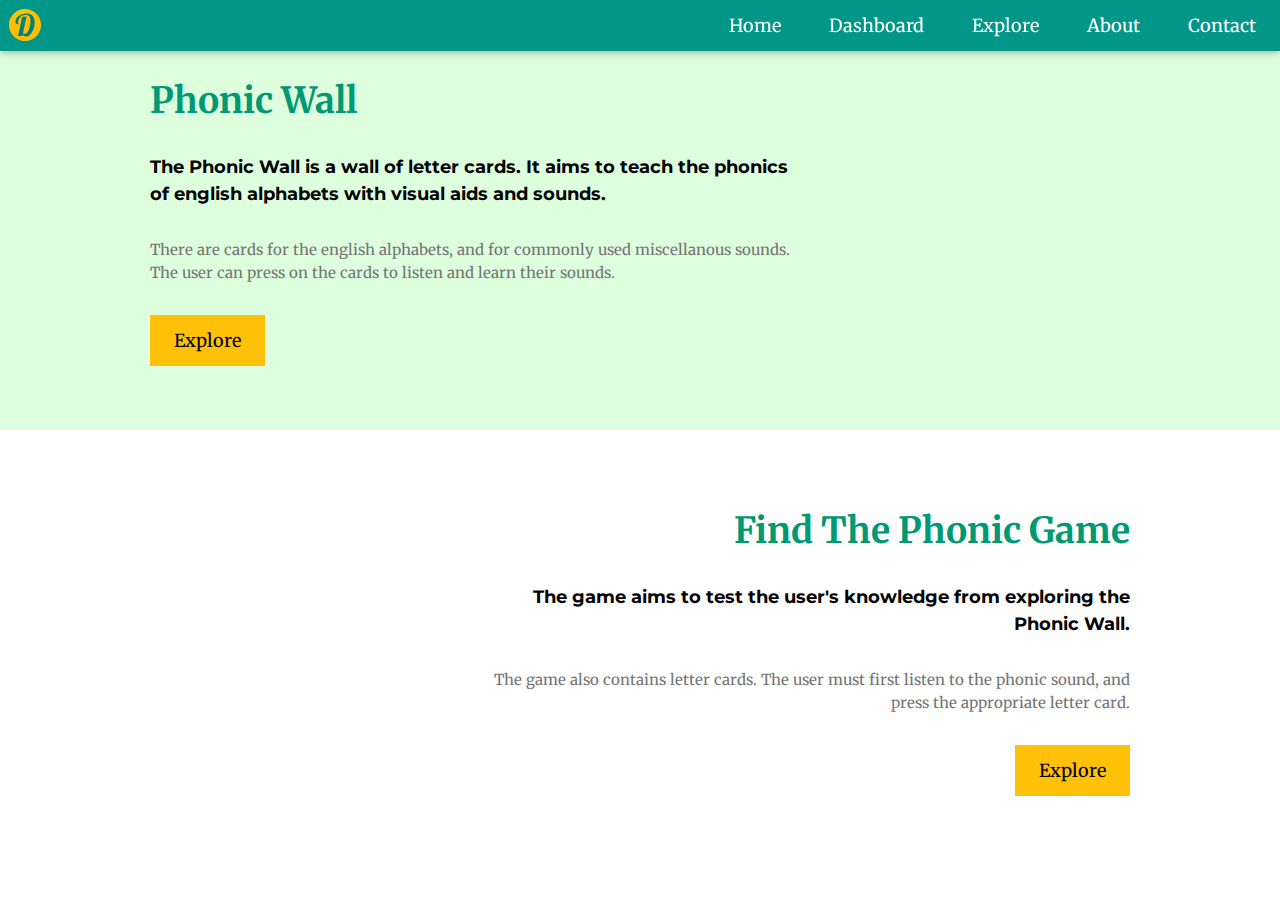
<file: phonic-find/first.html>
<!DOCTYPE html>
<html lang="en">
<title>Phonic Module</title>
<meta charset="UTF-8">
<meta name="viewport" content="width=device-width, initial-scale=1">
<link rel="stylesheet" href="https://www.w3schools.com/w3css/4/w3.css">
<link rel="preconnect" href="https://fonts.gstatic.com">
<link href="https://fonts.googleapis.com/css2?family=Merriweather:wght@300&family=Montserrat:wght@100&family=Sacramento&display=swap" rel="stylesheet">
<link rel="stylesheet" href="https://cdnjs.cloudflare.com/ajax/libs/font-awesome/4.7.0/css/font-awesome.min.css">
<link rel="stylesheet" href="../dashboard/css/style.css">
<link rel="icon" href="../dashboard/img/favicon.ico">
<body>

<!-- Navbar -->
<div class="w3-top">
  <div class="w3-bar w3-right-align w3-teal w3-card w3-large">
    <a href="../dashboard/home.html" class="icon"><img src="../dashboard/img/icon.png"/></a>
    
    <a href="../contact/contact.html" class="w3-bar-item w3-button w3-hide-small w3-padding-large w3-hover-amber" style="float:right">Contact</a>
    <a href="../about/about.html" class="w3-bar-item w3-button w3-hide-small w3-padding-large w3-hover-amber" style="float:right">About</a>
    <div class="w3-dropdown-hover" style="float:right">
      <button class=" w3-button w3-hide-small w3-padding-large w3-hover-amber">Explore</button>
      <div class="w3-dropdown-content w3-bar-block">
        <a href="../phonic-find/first.html" class="w3-bar-item w3-button w3-hover-amber">Phonics</a>
        <a href="../vowel-hangman/index.html" class="w3-bar-item w3-button w3-hover-amber">Vowels</a>
        <a href="../anagram-game/index.html" class="w3-bar-item w3-button w3-hover-amber">Word Formation</a>
        <a href="../speech/speech.html" class="w3-bar-item w3-button w3-hover-amber">Speech</a>
        <a href="../color-cube/first.html" class="w3-bar-item w3-button w3-hover-amber">Colours</a>
      </div>
    </div>
    <a href="../dashboard/dashboard.html" class="w3-bar-item w3-button w3-hide-small w3-padding-large w3-hover-amber" style="float:right">Dashboard</a>
    <a href="../dashboard/home.html" class="w3-bar-item w3-button w3-hide-small w3-padding-large w3-hover-amber" style="float:right">Home</a>  
  </div>
</div>

<!-- First Grid -->
<div class="w3-row-padding w3-pale-green w3-padding-64 w3-container">
    <div class="w3-content">
      <div class="w3-twothird">
        <h1>Phonic Wall</h1>
        <h5 class="w3-padding-16">The Phonic Wall is a wall of letter cards. It aims to teach the phonics of english alphabets with visual aids and sounds.</h5>
        <p class="w3-text-grey">There are cards for the english alphabets, and for commonly used miscellanous sounds. The user can press on the cards to listen and learn their sounds.</p>
        <a href="../phonic-wall/phonic.html"><button class="w3-button w3-amber w3-padding-large w3-large w3-margin-top">Explore</button></a>
    </div>
      
      <div class="w3-third w3-center">
      </div>
    </div>
  </div>
  
  <!-- Second Grid -->
  <div class="w3-row-padding w3-white w3-padding-64 w3-container">
    <div class="w3-content">
      <div class="w3-third w3-center">
      </div>
  
      <div class="w3-twothird" style="float:right">
        <h1 style="text-align: right">Find The Phonic Game</h1>
        <h5 class="w3-padding-16" style="text-align: right">The game aims to test the user's knowledge from exploring the Phonic Wall.</h5>
        <p class="w3-text-grey" style="text-align: right">The game also contains letter cards. The user must first listen to the phonic sound, and press the appropriate letter card.</p>
        <a href="find.html"><button class="w3-button w3-amber w3-padding-large w3-large w3-margin-top" style="float:right">Explore</button></a>
    </div>
  </div>
</div>
</body>
</html>
</file>
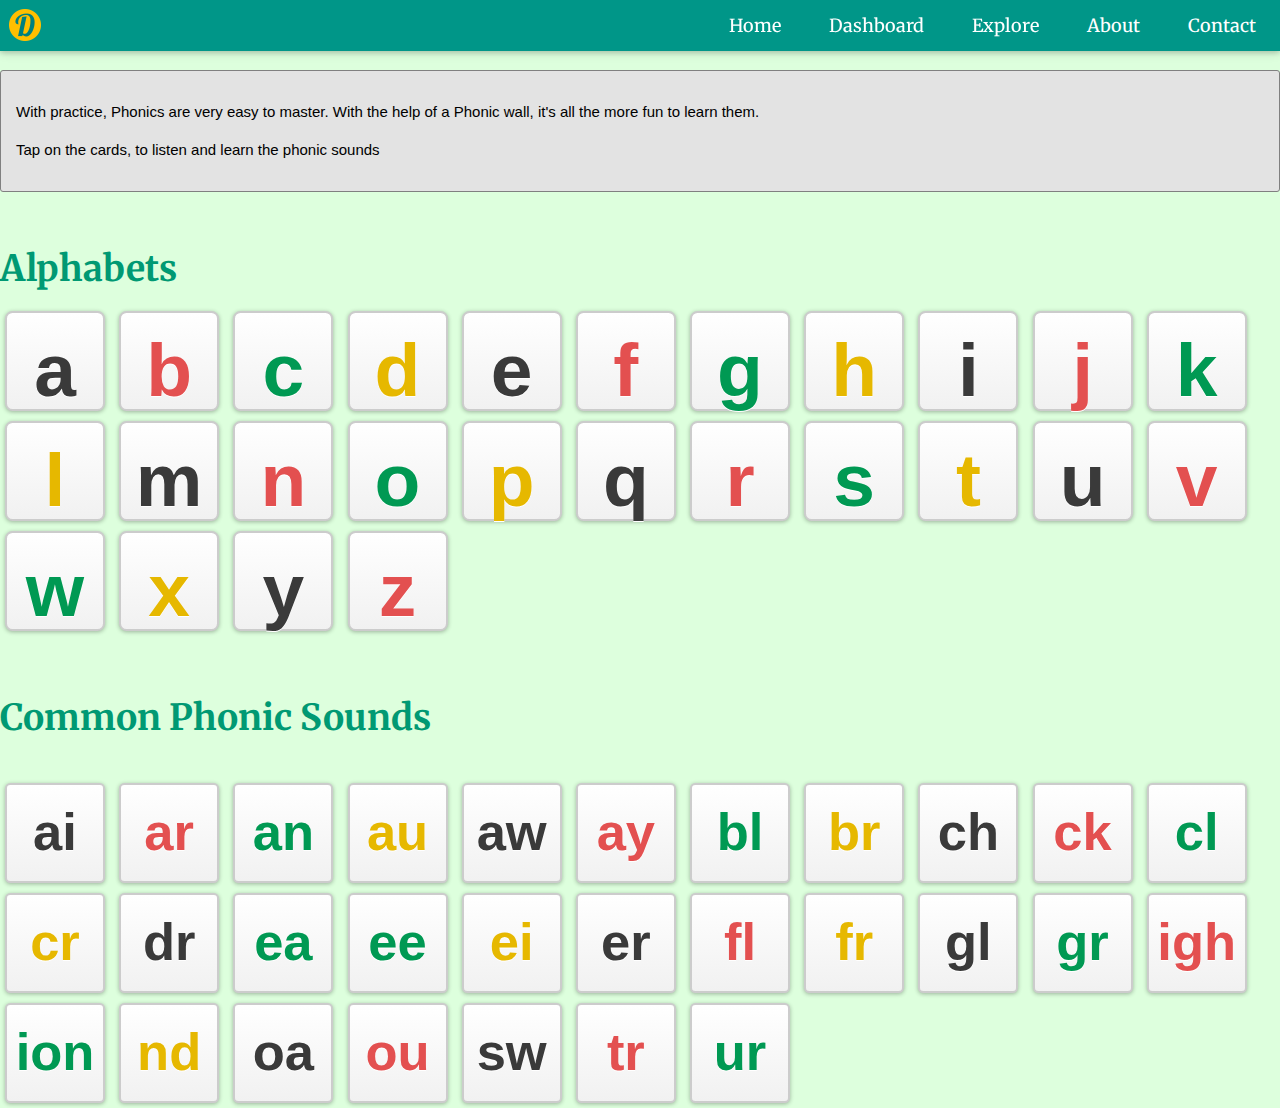
<file: phonic-wall/phonic.html>
<!DOCTYPE html>
<html>
<head>
    <title>
        Phonic wall
    </title>
    <meta charset="UTF-8">
	<meta http-equiv="X-UA-Compatible" content="IE=edge">
	<meta name="viewport" content="width=device-width, initial-scale=1">
	<title>Phonic Wall</title>
    <link rel="stylesheet" href="../dashboard/css/style.css"/>
    <link rel="stylesheet" href="ph.css" />
	<link rel="stylesheet" href="https://www.w3schools.com/w3css/4/w3.css"/>
	<link rel="preconnect" href="https://fonts.gstatic.com">
	<link href="https://fonts.googleapis.com/css2?family=Merriweather:wght@300&family=Montserrat:wght@100&family=Sacramento&display=swap" rel="stylesheet">
	<link rel="stylesheet" href="https://cdnjs.cloudflare.com/ajax/libs/font-awesome/4.7.0/css/font-awesome.min.css">
	<link href="https://maxcdn.bootstrapcdn.com/bootstrap/3.3.6/css/bootstrap.min.css" rel="stylesheet" integrity="sha256-7s5uDGW3AHqw6xtJmNNtr+OBRJUlgkNJEo78P4b0yRw= sha512-nNo+yCHEyn0smMxSswnf/OnX6/KwJuZTlNZBjauKhTK0c+zT+q5JOCx0UFhXQ6rJR9jg6Es8gPuD2uZcYDLqSw==" crossorigin="anonymous">
	<link rel="icon" href="../dashboard/img/favicon.ico">
</head>
<body class="w3-pale-green">

        <!-- Navbar -->
        <div class="w3-top">
            <div class="w3-bar w3-right-align w3-teal w3-card w3-large">
              <a href="../dashboard/home.html" class="icon"><img src="../dashboard/img/icon.png"/></a>
              
          <a href="../contact/contact.html" class="w3-bar-item w3-button w3-hide-small w3-padding-large w3-hover-amber" style="float:right">Contact</a>
          <a href="../about/about.html" class="w3-bar-item w3-button w3-hide-small w3-padding-large w3-hover-amber" style="float:right">About</a>
          <div class="w3-dropdown-hover" style="float:right">
            <button class=" w3-button w3-hide-small w3-padding-large w3-hover-amber">Explore</button>
            <div class="w3-dropdown-content w3-bar-block">
                <a href="../phonic-find/first.html" class="w3-bar-item w3-button w3-hover-amber">Phonics</a>
                <a href="../vowel-hangman/index.html" class="w3-bar-item w3-button w3-hover-amber">Vowels</a>
                <a href="../anagram-game/index.html" class="w3-bar-item w3-button w3-hover-amber">Word Formation</a>
                <a href="../speech/speech.html" class="w3-bar-item w3-button w3-hover-amber">Speech</a>
                <a href="../color-cube/first.html" class="w3-bar-item w3-button w3-hover-amber">Colours</a>
            </div>
          </div>
          <a href="../dashboard/dashboard.html" class="w3-bar-item w3-button w3-hide-small w3-padding-large w3-hover-amber" style="float:right">Dashboard</a>
          <a href="../dashboard/home.html" class="w3-bar-item w3-button w3-hide-small w3-padding-large w3-hover-amber" style="float:right">Home</a>  
        </div>
    </div>
    <section data-role="content"> 
        <div class="intro-container">
            <div class="static col-md-8 col-md-offset-2">
                <div class="modal-body">
                    <p>With practice, Phonics are very easy to master. With the help of a Phonic wall, it's all the more fun to learn them. </p>
                    <p>Tap on the cards, to listen and learn the phonic sounds</p>						
                </div>
            </div>
        </div>
        <div class="container">
        <h1 style="font-family: Merriweather, serif; font-weight: bolder; color:#009973;">Alphabets</h1>
        <button  class="wall" onclick="playSound('ai-1_long')">a</button>
        <button  class="wall"  style="color:#e35050;" onclick="playSound('b_')">b</button>
        <button  class="wall"  style="color:#009953;" onclick="playSound('c_2_soft')">c</button> 
        <button  class="wall"  style="color:#e6b800;" onclick="playSound('extra-letter-D')">d</button>
        <button  class="wall" onclick="playSound('e_1_long')">e</button>
        <button  class="wall"  style="color:#e35050;" onclick="playSound('f_')">f</button>
        <button  class="wall"  style="color:#009953;" onclick="playSound('g_2_hard')">g</button>
        <button  class="wall"  style="color:#e6b800;" onclick="playSound('h_')">h</button>
        <button  class="wall" onclick="playSound('i_1_long')" >i</button>
        <button  class="wall"  style="color:#e35050;" onclick="playSound('j_')">j</button>
        <button  class="wall"  style="color:#009953;" onclick="playSound('k_')">k</button>
        <button  class="wall"  style="color:#e6b800;" onclick="playSound('l_1_unvoiced')">l</button>
        <button  class="wall" onclick="playSound('m_')">m</button>
        <button  class="wall"  style="color:#e35050;" onclick="playSound('n_')">n</button>
        <button  class="wall"  style="color:#009953;" onclick="playSound('o_1_long')">o</button>
        <button  class="wall"  style="color:#e6b800;" onclick="playSound('p_')">p</button>
        <button  class="wall" onclick="playSound('')">q</button>
        <button  class="wall"  style="color:#e35050;" onclick="playSound('extra-letter-R')">r</button>
        <button  class="wall"  style="color:#009953;" onclick="playSound('s_1_s')">s</button>
        <button  class="wall"  style="color:#e6b800;" onclick="playSound('t_')">t</button>
        <button  class="wall" onclick="playSound('u_2_long')" >u</button>
        <button  class="wall"  style="color:#e35050;" onclick="playSound('v_')">v</button>
        <button  class="wall"  style="color:#009953;" onclick="playSound('w_')">w</button>
        <button  class="wall"  style="color:#e6b800;"onclick="playSound('extra-letter-X')">x</button>
        <button  class="wall" onclick="playSound('y_1_consonant')">y</button>
        <button  class="wall"  style="color:#e35050;" onclick="playSound('z_')">z</button>	
        <br/><br/><br/>
        <h1 style="font-family: Merriweather, serif; font-weight: bolder; color:#009973;">Common Phonic Sounds</h1>
        <br/>
        <button  class="wall1"  onclick="playSound('ai-1_long')">ai</button>
        <button  class="wall1"  style="color:#e35050;" onclick="playSound('ar-1_long')">ar</button>
        <button  class="wall1"  style="color:#009953;" onclick="playSound('an-')">an</button>
        <button  class="wall1"  style="color:#e6b800;" onclick="playSound('au-')">au</button>
        <button  class="wall1"  onclick="playSound('aw-')">aw</button>
        <button  class="wall1"  style="color:#e35050;" onclick="playSound('ay-')">ay</button>
        <button  class="wall1"  style="color:#009953;" onclick="playSound('bl-')">bl</button>
        <button  class="wall1"  style="color:#e6b800;" onclick="playSound('br-')">br</button>
        <button  class="wall1" onclick="playSound('ch-')" >ch</button>
        <button  class="wall1"  style="color:#e35050;" onclick="playSound('ck-')">ck</button>
        <button  class="wall1"  style="color:#009953;" onclick="playSound('cl-')">cl</button>
        <button  class="wall1"  style="color:#e6b800;" onclick="playSound('cr-')">cr</button>
        <button  class="wall1" onclick="playSound('dr-')">dr</button>
        <button  class="wall1"  style="color:#009953;" onclick="playSound('ea-1_long')">ea</button> 
        <button  class="wall1"  style="color:#009953;"onclick="playSound('ee-')">ee</button>
        <button  class="wall1"  style="color:#e6b800;" onclick="playSound('ei-')">ei</button>
        <button  class="wall1" onclick="playSound('er-')">er</button>
        <button  class="wall1"  style="color:#e35050;" onclick="playSound('fl-')">fl</button>
        <button  class="wall1"  style="color:#e6b800;" onclick="playSound('fr-')">fr</button>
        <button  class="wall1" onclick="playSound('gl-')">gl</button>
        <button  class="wall1"  style="color:#009953;" onclick="playSound('gr-')">gr</button>
        <button  class="wall1"  style="color:#e35050;" onclick="playSound('igh-')">igh</button>
        <button  class="wall1"  style="color:#009953;" onclick="playSound('ion-')">ion</button>
        <button  class="wall1"  style="color:#e6b800;" onclick="playSound('nd-')">nd</button>
        <button  class="wall1" onclick="playSound('oa-')" >oa</button>
        <button  class="wall1"  style="color:#e35050;" onclick="playSound('ou-')">ou</button>
        <button  class="wall1" onclick="playSound('sw_')">sw</button>
        <button  class="wall1"  style="color:#e35050;" onclick="playSound('tr-')">tr</button>
        <button  class="wall1"  style="color:#009953;" onclick="playSound('ur-')">ur</button>

    </section>
</div>
    <script src="phonic.js"></script>
</body>
</html>
</file>
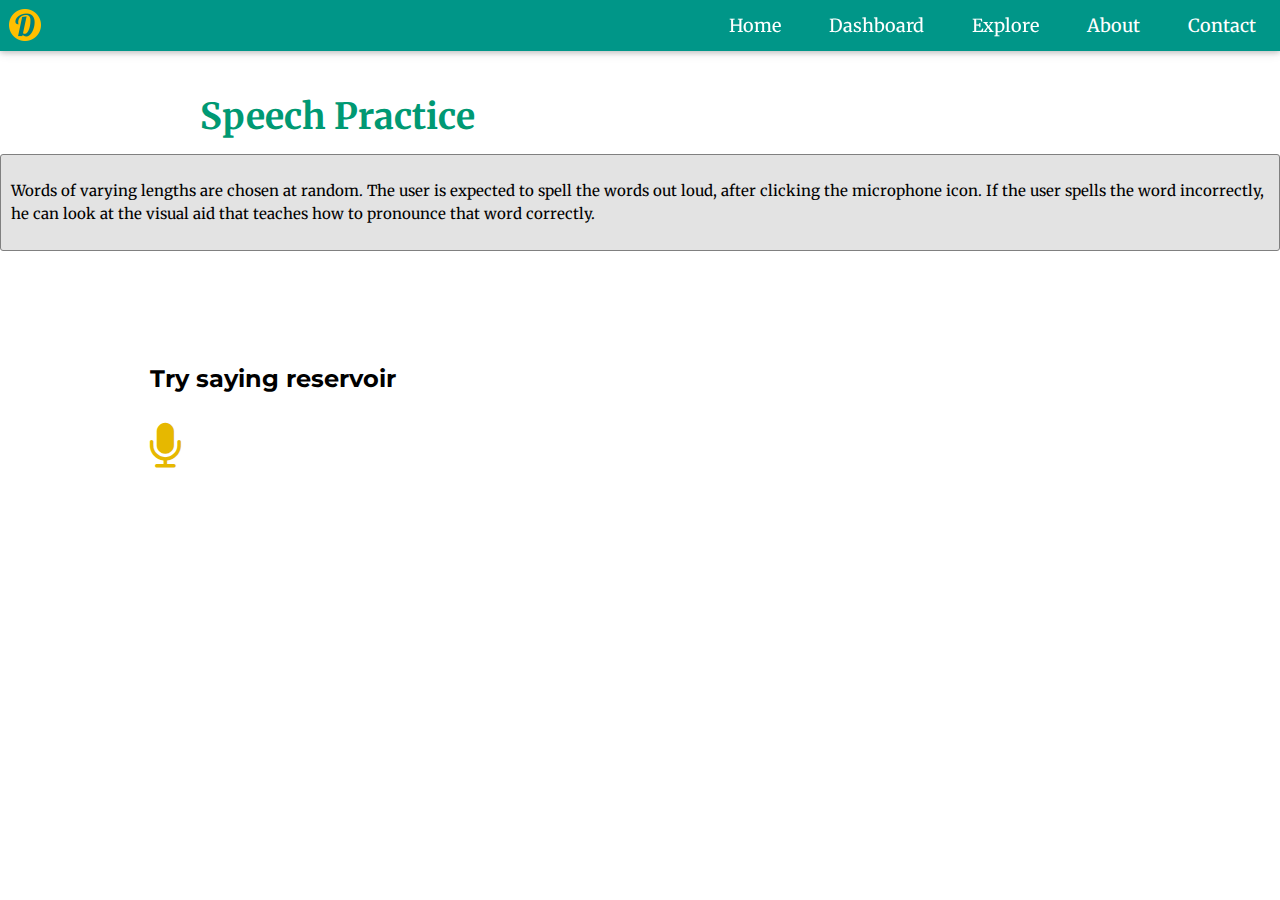
<file: speech/speech.html>
<!DOCTYPE html>
<html lang="en">
<title>Speech Practice</title>
<meta charset="UTF-8">
<meta name="viewport" content="width=device-width, initial-scale=1">
<link href="https://maxcdn.bootstrapcdn.com/bootstrap/3.3.6/css/bootstrap.min.css" rel="stylesheet" integrity="sha256-7s5uDGW3AHqw6xtJmNNtr+OBRJUlgkNJEo78P4b0yRw= sha512-nNo+yCHEyn0smMxSswnf/OnX6/KwJuZTlNZBjauKhTK0c+zT+q5JOCx0UFhXQ6rJR9jg6Es8gPuD2uZcYDLqSw==" crossorigin="anonymous">
<link rel="stylesheet" href="https://www.w3schools.com/w3css/4/w3.css">
<link rel="preconnect" href="https://fonts.gstatic.com">
<link href="https://fonts.googleapis.com/css2?family=Merriweather:wght@300&family=Montserrat:wght@100&family=Sacramento&display=swap" rel="stylesheet">
<link rel="stylesheet" href="https://cdnjs.cloudflare.com/ajax/libs/font-awesome/4.7.0/css/font-awesome.min.css">
<link rel="stylesheet" href="../dashboard/css/style.css">
<link rel="stylesheet" href="style.css">
<link rel="icon" href="../dashboard/img/favicon.ico">
<body>

<!-- Navbar -->
<div class="w3-top">
  <div class="w3-bar w3-right-align w3-teal w3-card w3-large">
    <a href="../dashboard/home.html" class="icon"><img src="../dashboard/img/icon.png"/></a>
    
    <a href="../contact/contact.html" class="w3-bar-item w3-button w3-hide-small w3-padding-large w3-hover-amber" style="float:right">Contact</a>
    <a href="../about/about.html" class="w3-bar-item w3-button w3-hide-small w3-padding-large w3-hover-amber" style="float:right">About</a>
    <div class="w3-dropdown-hover" style="float:right">
      <button class=" w3-button w3-hide-small w3-padding-large w3-hover-amber">Explore</button>
      <div class="w3-dropdown-content w3-bar-block">
        <a href="../phonic-find/first.html" class="w3-bar-item w3-button w3-hover-amber">Phonics</a>
        <a href="../vowel-hangman/index.html" class="w3-bar-item w3-button w3-hover-amber">Vowels</a>
        <a href="../anagram-game/index.html" class="w3-bar-item w3-button w3-hover-amber">Word Formation</a>
        <a href="../speech/speech.html" class="w3-bar-item w3-button w3-hover-amber">Speech</a>
        <a href="../color-cube/first.html" class="w3-bar-item w3-button w3-hover-amber">Colours</a>
      </div>
    </div>
    <a href="../dashboard/dashboard.html" class="w3-bar-item w3-button w3-hide-small w3-padding-large w3-hover-amber" style="float:right">Dashboard</a>
    <a href="../dashboard/home.html" class="w3-bar-item w3-button w3-hide-small w3-padding-large w3-hover-amber" style="float:right">Home</a>
  </div>
</div>

<div class="intro-container">
<h1>Speech Practice</h1>
  <div class="static col-md-8 col-md-offset-2">
      <div class="modal-body">
          <p>Words of varying lengths are chosen at random. The user is expected to spell the words out loud, after clicking the microphone icon.
            If the user spells the word incorrectly, he can look at the visual aid that teaches how to pronounce that word correctly.
          </p>
      </div>
  </div>
</div>

<div class="speech w3-row-padding w3-padding-64 w3-container">
<div class="w3-content">
    <div class="w3-twothird">
        <h3 class="w3-padding-16">Try saying <span id = "word"></span></h3>
        <div class="w3-twothird"><i class="fa fa-microphone" style="font-size:48px; color:#e6b800;" onclick="runSpeechRecognition()"></i><span id = "action"></span>
            <div id="output"></div>
        </div>
        <div class="w3-third w3-center" id="listen"></div>
    </div>
</div>
<div id="video" style="position:relative; left:40px; top:30px;"></div>
</div>
</body>
<script src="speech.js"></script>
</html>
</file>
<file: dashboard/css/style.css>
h1 {
    font-family: "Merriweather", serif; 
    font-weight: bolder; 
    color:#009973;
}

body,.w3-bar,button {
    font-family: "Merriweather", serif;
}

.start-button{
    background-color: #dbbd42;
} 

h2,h3,h4,h5,h6 {
    font-family: "Montserrat", sans-serif;
    font-weight: bolder;
}

.fa-anchor,.fa-coffee {
    font-size:200px
}

header {
    margin-left: 0px;
    margin-right: 0px;
    position: relative;
    padding: 205px;
}

.icon {
    float:left;
    margin-top: 9px;
    margin-left: 9px;
}

.picture1 {
    height: 420px;
    width: 320px;
    float: right;
    margin-left: 30px;
}

.picture2 {
    height: 400px;
    width: 320px;
    float: left;
}

.about{
    margin: 100px;  
}

.h2-about,.h2-contact{
    color: teal;
    font-size: 50px;
    font-weight:bolder;
    text-align: center;
}

.para1{
    text-align: center;
    font-size: 18px;
    margin-left: 41px;
    margin-right: 50px;
    padding-left: 25px;
    padding-right: 25px;
}

.para2{
    text-align: center;
    font-size: 18px;
    margin-left: 40px;
    margin-right: 50px;
    padding-left: 25px;
    padding-right: 25px;
}
.contact{
    margin: 150px;
}
.contact-mail{
    text-align: center;
    margin-top: 30px;
    font-size: 21px;

}
</file>
<file: rgb-game/style.css>
.intro-container {
    position: relative;
    top: 60px;
}

.static{
	background-color: #E3E3E3;
	border: 1px solid grey;
	border-radius: 3px;
	margin-top: 10px;
	padding: 15px;
}

body {
	margin: 0;
	padding: 0;
	display: grid;
	place-items: center;
	height: 100vh;
}

.main {
    position: relative;
    top: 90px;
	height: 400px;
	width: 250px;
	background: #333;
	border-radius: 10px;
	display: grid;
	place-items: center;
	color: #fff;
	font-family: verdana;
}

#box {
	height: 40px;
	width: 80%;
	border: none;
	outline: none;
	outline: none;
	border-radius: 50px;
	text-align: center;
}


/* CSS property for slider */
input[type="range"] {
	-webkit-appearance: none;
	height: 10px;
	width: 80%;
	border-radius: 50px;
	outline: none;
}

/* CSS property for slider thumb */
input[type="range"]::-webkit-slider-thumb {
	-webkit-appearance: none;
	height: 25px;
	width: 25px;
	background: #fff;
	border-radius: 50%;
	cursor: pointer;
}

.main #red {
	background: linear-gradient(90deg, #000, red);
}

.main #green {
	background: linear-gradient(90deg, #000, green);
}

.main #blue {
	background: linear-gradient(90deg, #000, blue);
}
</file>
<file: vowel-hangman/css/style.css>
.container {
	position: relative;
	top: 60px;
}

.clear{
	clear: both;
}
.static{
	background-color: #E3E3E3;
	border: 1px solid grey;
	border-radius: 3px;
	margin-top: 10px;
	padding: 15px;
}

#att{
	text-align:center;
	color:white;
	margin:0;
}
#infoSign{
	color: white;
	cursor: pointer;
	display: none;
	font-size: 0.75em;
	margin-left: 15px;
	vertical-align: middle;
}
#categoryDropdown{
	background-color: #009973;
	color: white;
	margin-top: 10px;
}
#categoryDropdown:hover{
	background-color:  #009973;
}
.category{
	cursor: pointer;
	font-weight: bold;
	padding: 5px;
}
.category:hover{
	background-color: #e6b800;
}
.dropdown{
	text-align: center;
}
.button,
.dropdown-menu{
	margin: 5px auto;
}
.dropdown-menu{
	left: 50%;
	margin-left: -87.5px;
	width: 175px;
}
#hint{
	margin-bottom: 10px;
	margin-top: 10px;
	text-align: center;
}
#howToPlay{
	font-size: 1.1em;
}
#game{
	display: none;
	margin-top: 20px;
	padding: 10px;
	position: relative;
	color:black;
	background-color:#E3E3E3;
	border-radius:5px;
}
#category{
	margin: 0;
}
#importantStatus{
	font-weight: bold;
	position: absolute;
	right: 10px;
	top: 10px;
}
#difficulty{
	margin: 0;
	padding: 0;
}
#hangman{
	display: block;
	margin: 30px auto;
	padding-left: 0;
	padding-right: 0;
	width: 250px;
}
#keyboard{
	font-size: 1.3em;
	margin: 30px 0;
	text-align: center;
}
#keyboard div{
	margin: 15px 0;
}
#keyboard span{
	border: 1px solid grey;
	border-radius: 3px;
	cursor: pointer;
	margin: 5px;
	padding: 5px 10px;
}
#keyboard span:hover{
	background-color: #e6b800;
	color: #EEE;
}
.vowel{
	background-color: #009973;
	color: white;
}
#word{
	font-weight: bold;
	letter-spacing: 10px;
	text-align: center;
}
.red{
	color: red;
}
.center{
	text-align: center;
}
</file>
<file: rgb-game/game/colorGame.css>
.container {
  position: relative;
  top: 40px;
}

.square {
  width: 30%;
  background-color: purple;
  padding-bottom: 30%;
  float: left;
  margin: 1.66%;
  border-radius: 50%;
  transition: background-color 0.5s;
  -webkit-transition: background-color 0.5s;
  -moz-transition: background-color 0.6s;
}

.square:hover {
    z-index: 2;
    -webkit-transition: all 200ms ease-in;
    -webkit-transform: scale(1.1);
    -ms-transition: all 200ms ease-in;
    -ms-transform: scale(1.1);
    -moz-transition: all 200ms ease-in;
    -moz-transform: scale(1.1);
    transition: all 200ms ease-in;
    transform: scale(1.1);
}

#container {
  max-width: 600px;
  margin: 20px auto;
}

h1 {
  display: flex;
  flex-direction: column;
  color: ghostwhite;
  align-items: center;
  background-color: #e6b800;
  margin: 0;
  font-weight: normal;
  text-transform: uppercase;
  padding: 5px;
  line-height: 1.1;
}

#colorDisplay {
  font-size: 150%;
}

#stripe {
  background: white;
  height: 30px;
  text-align: center;
  color: #e6b800;
}

#message {
  display: inline-block;
  width: 20%;
}

.selected {
  background: #e6b800;
  color: white;
}

button {
  border: none;
  background: none;
  text-transform: uppercase;
  height: 100%;
  font-size: inherit;
  font-weight: 700;
  color: #e6b800;
  transition: all 0.3s;
  outline: none;
}

button:hover {
  background: #e6b800;
  color: ghostwhite;
}
</file>
<file: color-cube/css/cube-style.css>
header {
    margin-left: 0px;
    margin-right: 0px;
    position: relative;
    padding: 40px;
}

body{
    height:100vh;
  }
  .container{
    position:relative;
    height:200px;
    width:200px;
    left:50%;
    top:20%;
    -webkit-transform: translateX(-50%) translateY(-50%);
            transform: translateX(-50%) translateY(-50%);
    -webkit-perspective:400px;
            perspective:400px;
  }
  
  .center{text-align:center; position:relative; bottom:10%; width: 100%;}
  
  .resultado{display:block; text-align: center; position: relative; width:100%;  margin:0 auto; font-size:3rem  } 
  .resultado:before, .resultado:after{content:'OOPS! TRY AGAIN';background: rgba(204, 51, 51, .8);display:none;z-index: 9999; height:50vh;  top: 0;bottom: 0;left: 0;right: 0; position:absolute; margin:auto; text-align:center; line-height:50vh}
  .resultado:before{content:'GREAT! YOU WIN'; background: rgba(65, 195,172, .8);}
  
  
  
  input:checked  + input:checked +input:checked +input:checked +input:checked + input:checked ~ .resultado:before{display:block;}
  input:checked  + input:checked +input:checked +input:checked +input:checked + input:checked ~ .resultado:after{display:none;}
  
  
  input ~ input:checked ~ .resultado:after{display:block;  }
  input:checked  + input:checked ~ .resultado:after{display:none;  }
  input:checked  + input:checked + input:checked ~ .resultado:after{display:none;  }
  input:checked  + input:checked  + input:checked + input:checked ~ .resultado:after{display:none;  }
  
  input:checked  + input:checked  + input:checked + input:checked ~ input + input:checked ~ .resultado:after{display:block;  }
  input:checked  + input:checked  + input:checked + input:checked ~ input:checked ~ .resultado:after{display:none;  }
  input:checked  + input:checked + input ~ input:checked ~ .resultado:after{display:block;  }
  input{border-radius:50%; margin:15px ;}
  
  #side1{box-shadow: 0 0 0 8px #41C3AC}
  #side2{box-shadow: 0 0 0 8px #FF884D}
  #side3{box-shadow: 0 0 0 8px #32526E}
  #side4{box-shadow: 0 0 0 8px #65A2C5}
  #side5{box-shadow: 0 0 0 8px #FFCC5C}
  #side6{box-shadow: 0 0 0 8px #FF5557}
  input:checked{ box-shadow: 0 0 0 8px #333 !important}
  .side:hover{z-index: 9999;}
  
  .cube{
    position:relative;
    height:200px;
    width:200px;
    -webkit-transform-origin:50% 50%;
            transform-origin:50% 50%;
    -webkit-transform-style:preserve-3d;
            transform-style:preserve-3d;
    -webkit-animation:rotate 8s infinite ease-in-out;
            animation:rotate 8s infinite ease-in-out;
    
  }
  .side{
    font-size: xx-large;
    text-align:center;
    position:absolute;
    display:block;
    height:200px;
    width:200px;
  }
  .side1{
    background:#41C3AC;
    -webkit-transform:translateZ(100px);
            transform:translateZ(100px);
  }
  .side2{
    background:#FF884D; 
    -webkit-transform:rotateY(90deg) translateZ(100px);
            transform:rotateY(90deg) translateZ(100px);
  }
  .side3{
    background:#32526E; 
    -webkit-transform:rotateY(180deg) translateZ(100px);
            transform:rotateY(180deg) translateZ(100px);
  }
  .side4{
    background:#65A2C5;
    -webkit-transform:rotateY(-90deg) translateZ(100px);
            transform:rotateY(-90deg) translateZ(100px);
  }
  .side5{
    background:#FFCC5C;
    -webkit-transform:rotateX(90deg) translateZ(100px);
            transform:rotateX(90deg) translateZ(100px);
  }
  .side6{
    background:#FF5557;
    -webkit-transform:rotateX(-90deg) translateZ(100px);
            transform:rotateX(-90deg) translateZ(100px);
  }
  
  @-webkit-keyframes rotate{
    0%{
      -webkit-transform:rotateX(0deg) rotateY(0deg);
    }
    40%{
       -webkit-transform:rotateX(375deg) rotateY(0deg);
    }
    47%,50%{
       -webkit-transform:rotateX(360deg) rotateY(0deg);    
    }
    90%{
       -webkit-transform:rotateX(360deg) rotateY(375deg);
    }
    97%,100%{
       -webkit-transform:rotateX(360deg) rotateY(360deg);
    }
  }
  @keyframes rotate{
    0%{
      transform:rotateX(0deg) rotateY(0deg);
    }
    40%{
      transform:rotateX(375deg) rotateY(0deg);
    }
    47%,50%{
      transform:rotateX(360deg) rotateY(0deg);    
    }
    90%{
      transform:rotateX(360deg) rotateY(375deg);
    }
    97%,100%{
      transform:rotateX(360deg) rotateY(360deg);
    }
  }
  
  a{
    font-family:"Merriweather", serif;
    color:#428bca;
    text-align:center;
    display:block;
  }
</file>
<file: phonic-wall/ph.css>
.container {
	position: relative;
	top: 100px;
}

.static{
	background-color: #E3E3E3;
	border: 1px solid grey;
	border-radius: 3px;
	margin-top: 10px;
	padding: 15px;
	position: relative;
	top: 60px;
	bottom: 20px;
}

.wall{
	margin: 5px 5px ; 
	display:inline-block;
	text-align: center;
	height: 100px;
	width:100px;
	font-size: 5em;
	border: 2px solid 		#ccc /*{c-bup-border}*/;
	background: 			#eee /*{c-bup-background-color}*/;
	font-weight: bold;
	color: 					#3a3a3a /*{c-bup-color}*/;
	text-shadow: 0 /*{c-bup-shadow-x}*/ 1px /*{c-bup-shadow-y}*/ 0 /*{c-bup-shadow-radius}*/ #fff /*{c-bup-shadow-color}*/;
	background-image: -webkit-gradient(linear, left top, left bottom, from( #fff /*{c-bup-background-start}*/), to( #f1f1f1 /*{c-bup-background-end}*/)); /* Saf4+, Chrome */
	background-image: -webkit-linear-gradient( #fff /*{c-bup-background-start}*/, #f1f1f1 /*{c-bup-background-end}*/); /* Chrome 10+, Saf5.1+ */
	background-image:    -moz-linear-gradient( #fff /*{c-bup-background-start}*/, #f1f1f1 /*{c-bup-background-end}*/); /* FF3.6 */
	background-image:     -ms-linear-gradient( #fff /*{c-bup-background-start}*/, #f1f1f1 /*{c-bup-background-end}*/); /* IE10 */
	background-image:      -o-linear-gradient( #fff /*{c-bup-background-start}*/, #f1f1f1 /*{c-bup-background-end}*/); /* Opera 11.10+ */
	background-image:         linear-gradient( #fff /*{c-bup-background-start}*/, #f1f1f1 /*{c-bup-background-end}*/);	
	-moz-box-shadow: 0px 1px 4px /*{global-box-shadow-size}*/ 			rgba(0,0,0,.3) /*{global-box-shadow-color}*/;
	-webkit-box-shadow: 0px 1px 4px /*{global-box-shadow-size}*/ 		rgba(0,0,0,.3) /*{global-box-shadow-color}*/;
	box-shadow: 0px 1px 4px /*{global-box-shadow-size}*/ 				rgba(0,0,0,.3) /*{global-box-shadow-color}*/;
	-moz-border-radius: 1em /*{global-radii-buttons}*/;
	-webkit-border-radius: 1em /*{global-radii-buttons}*/;
	border-radius: 0.1em /*{global-radii-buttons}*/;
	text-decoration: none;
}
.wall1{
	margin: 5px 5px ; 
	display:inline-block;
	text-align: center;
	height: 100px;
	width:100px;
	font-size: 3.5em;
	border: 2px solid 		#ccc /*{c-bup-border}*/;
	background: 			#eee /*{c-bup-background-color}*/;
	font-weight: bold;
	color: 					#3a3a3a /*{c-bup-color}*/;
	text-shadow: 0 /*{c-bup-shadow-x}*/ 1px /*{c-bup-shadow-y}*/ 0 /*{c-bup-shadow-radius}*/ #fff /*{c-bup-shadow-color}*/;
	background-image: -webkit-gradient(linear, left top, left bottom, from( #fff /*{c-bup-background-start}*/), to( #f1f1f1 /*{c-bup-background-end}*/)); /* Saf4+, Chrome */
	background-image: -webkit-linear-gradient( #fff /*{c-bup-background-start}*/, #f1f1f1 /*{c-bup-background-end}*/); /* Chrome 10+, Saf5.1+ */
	background-image:    -moz-linear-gradient( #fff /*{c-bup-background-start}*/, #f1f1f1 /*{c-bup-background-end}*/); /* FF3.6 */
	background-image:     -ms-linear-gradient( #fff /*{c-bup-background-start}*/, #f1f1f1 /*{c-bup-background-end}*/); /* IE10 */
	background-image:      -o-linear-gradient( #fff /*{c-bup-background-start}*/, #f1f1f1 /*{c-bup-background-end}*/); /* Opera 11.10+ */
	background-image:         linear-gradient( #fff /*{c-bup-background-start}*/, #f1f1f1 /*{c-bup-background-end}*/);	
	-moz-box-shadow: 0px 1px 4px /*{global-box-shadow-size}*/ 			rgba(0,0,0,.3) /*{global-box-shadow-color}*/;
	-webkit-box-shadow: 0px 1px 4px /*{global-box-shadow-size}*/ 		rgba(0,0,0,.3) /*{global-box-shadow-color}*/;
	box-shadow: 0px 1px 4px /*{global-box-shadow-size}*/ 				rgba(0,0,0,.3) /*{global-box-shadow-color}*/;
	-moz-border-radius: 1em /*{global-radii-buttons}*/;
	-webkit-border-radius: 1em /*{global-radii-buttons}*/;
	border-radius: 0.1em /*{global-radii-buttons}*/;
	text-decoration: none;
}
</file>
<file: speech/style.css>
h1 {
    margin-left: 200px;
}

.intro-container {
    position:relative;
    top: 80px;
}

.static{
	background-color: #E3E3E3;
	border: 1px solid grey;
	border-radius: 3px;
	margin-top: 10px;
	padding: 10px;
}

.speech {
    position: relative;
    top: 100px;
}
</file>
